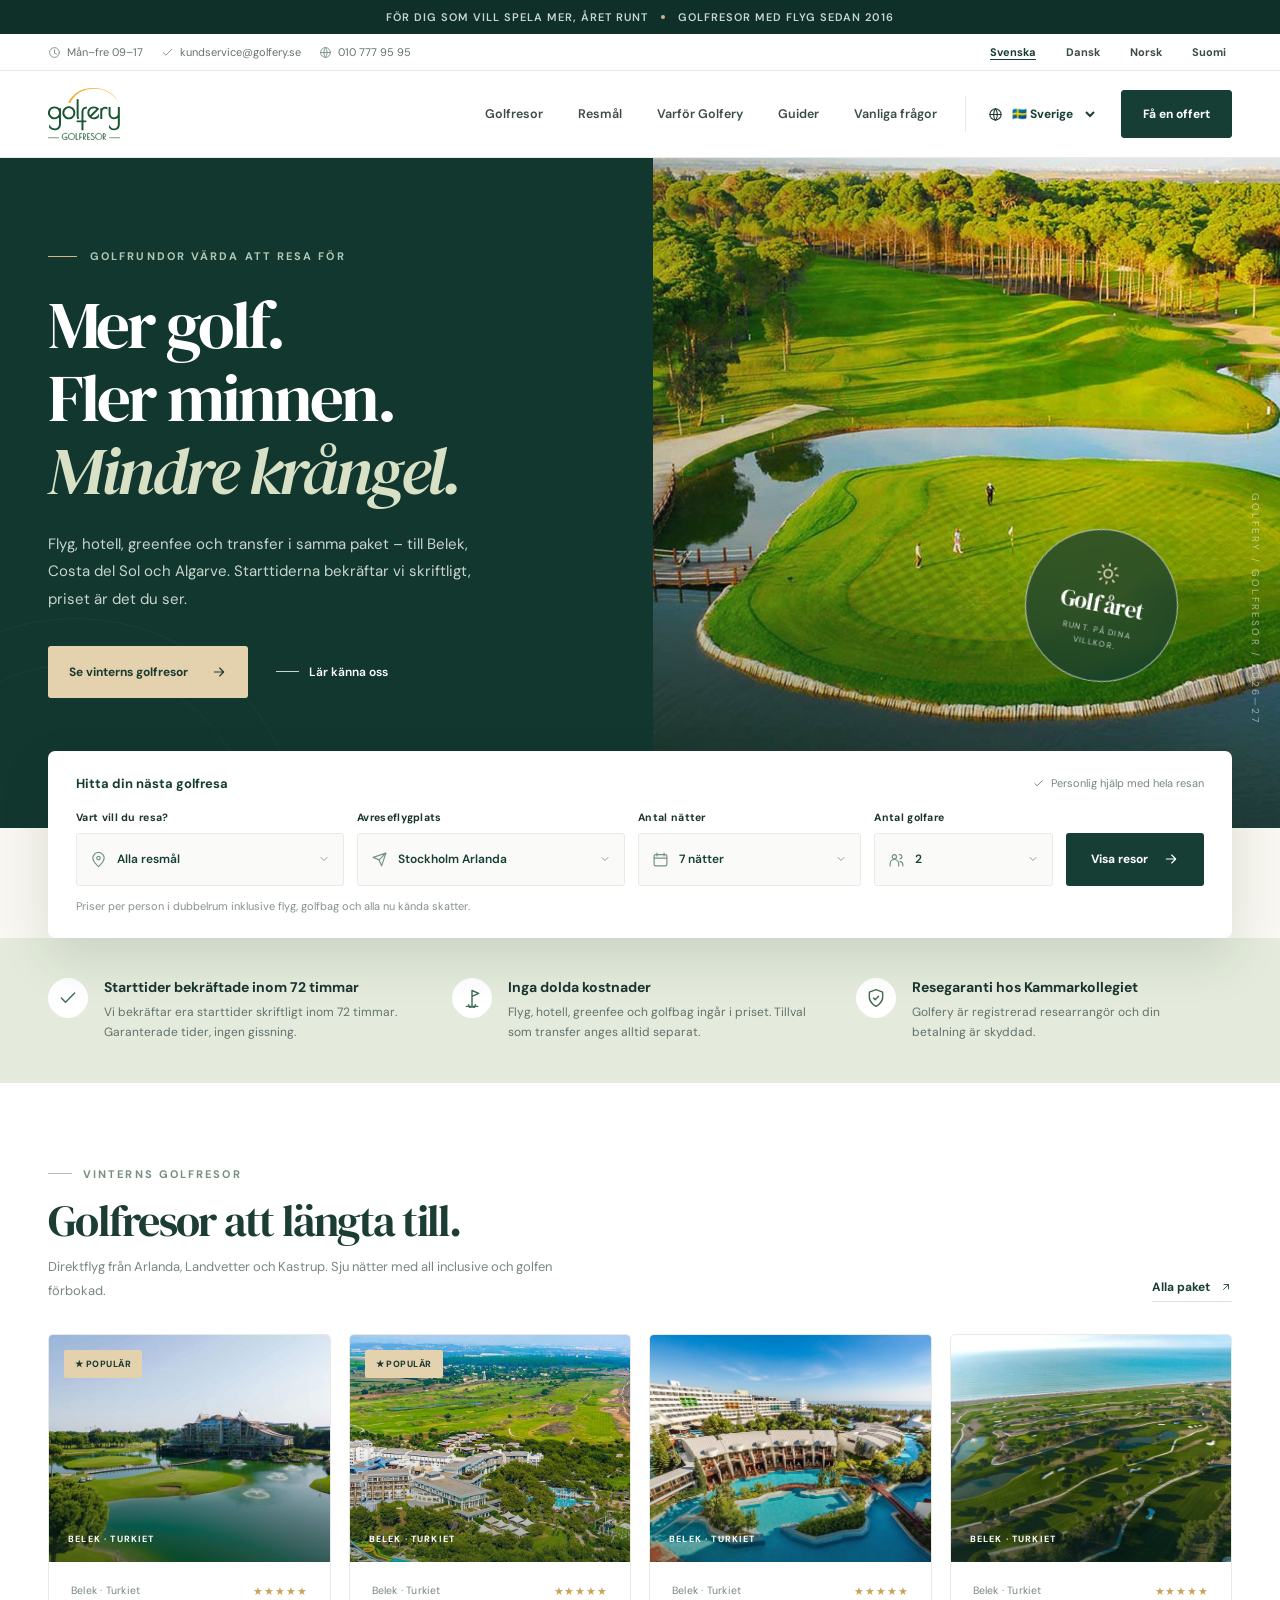
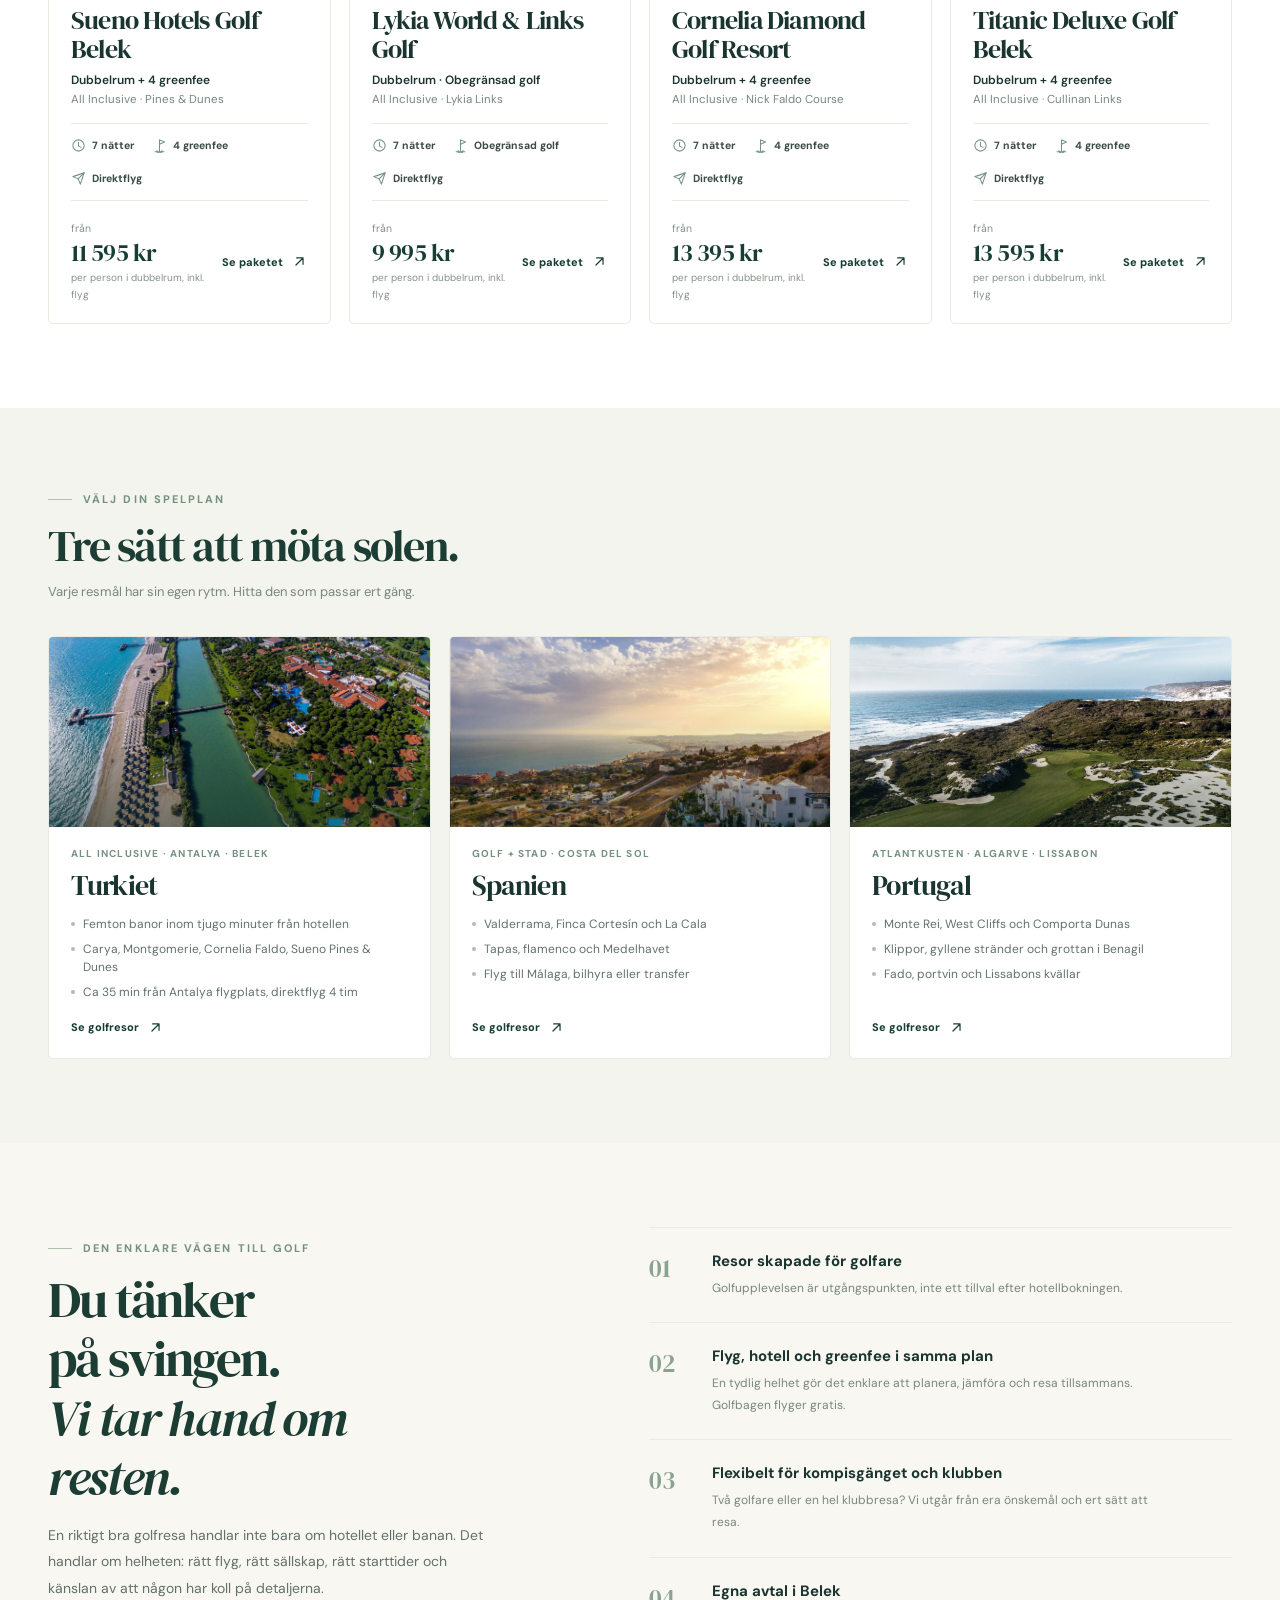
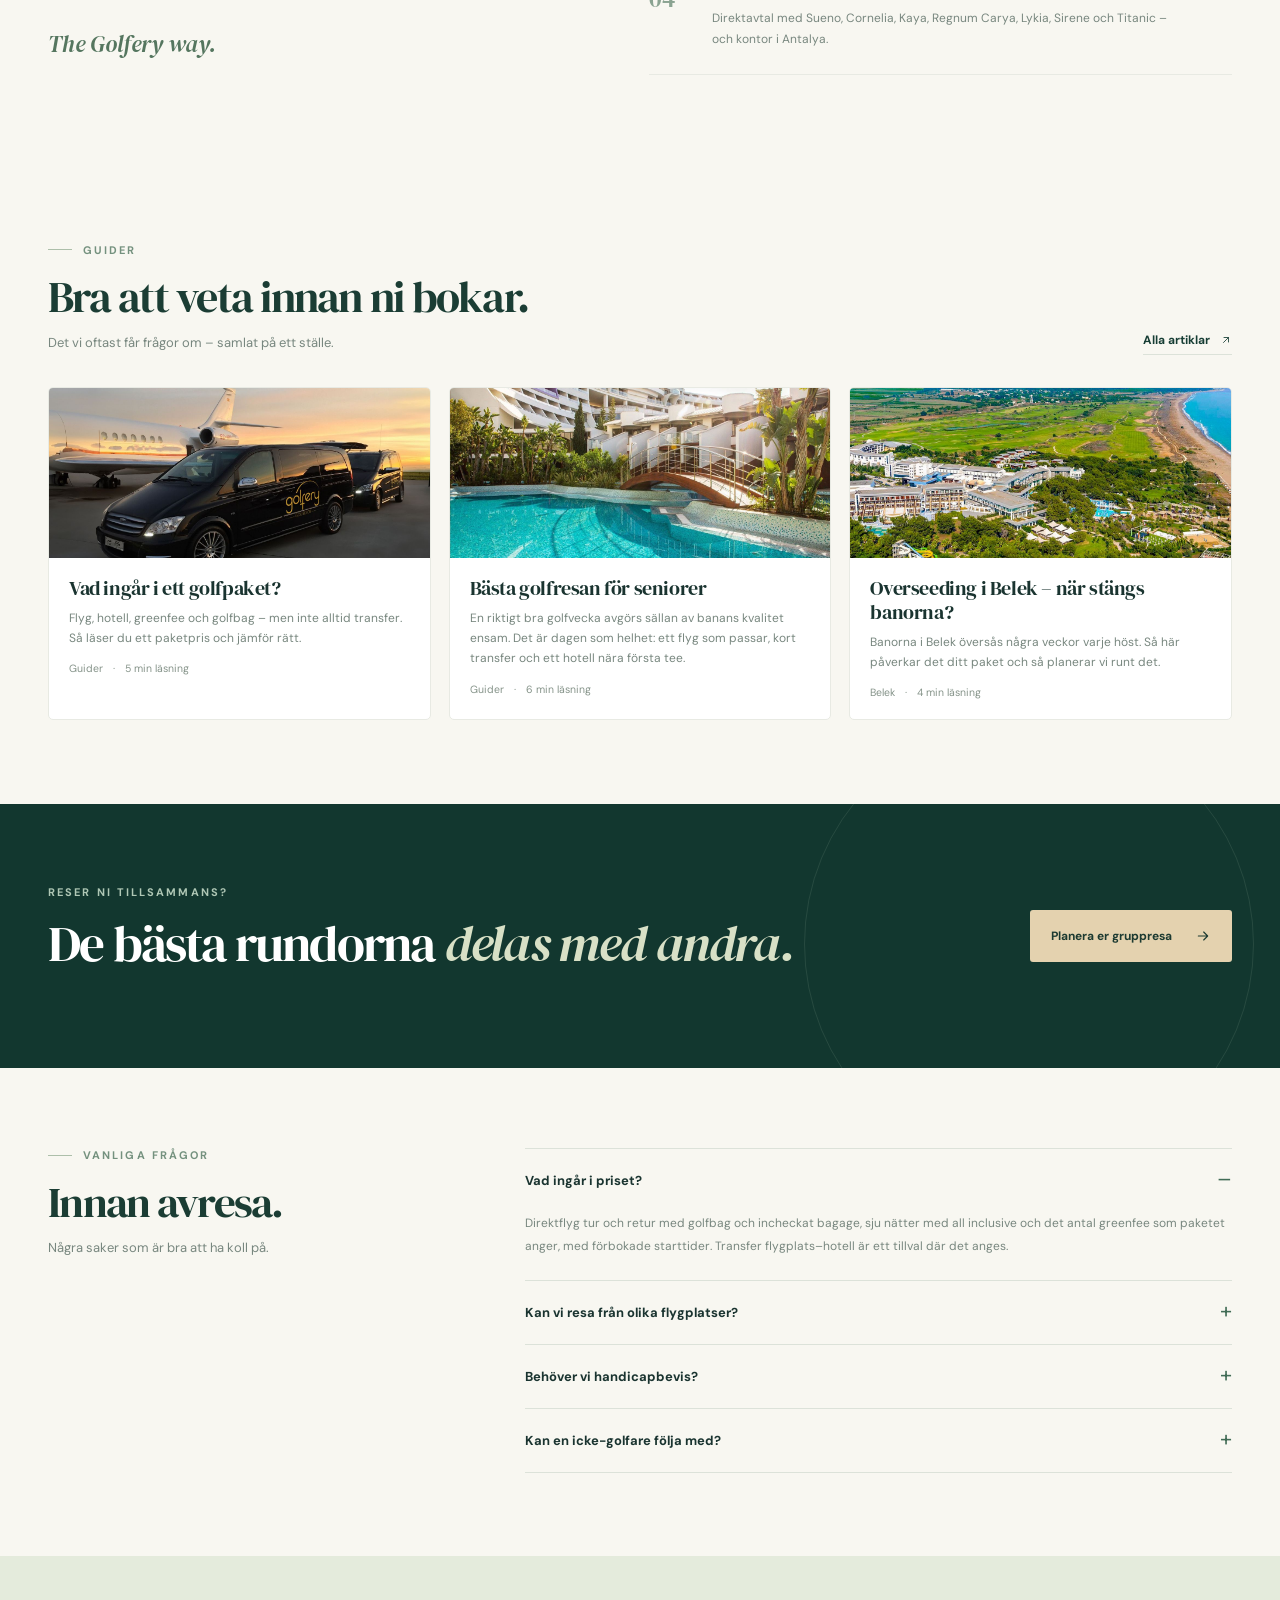
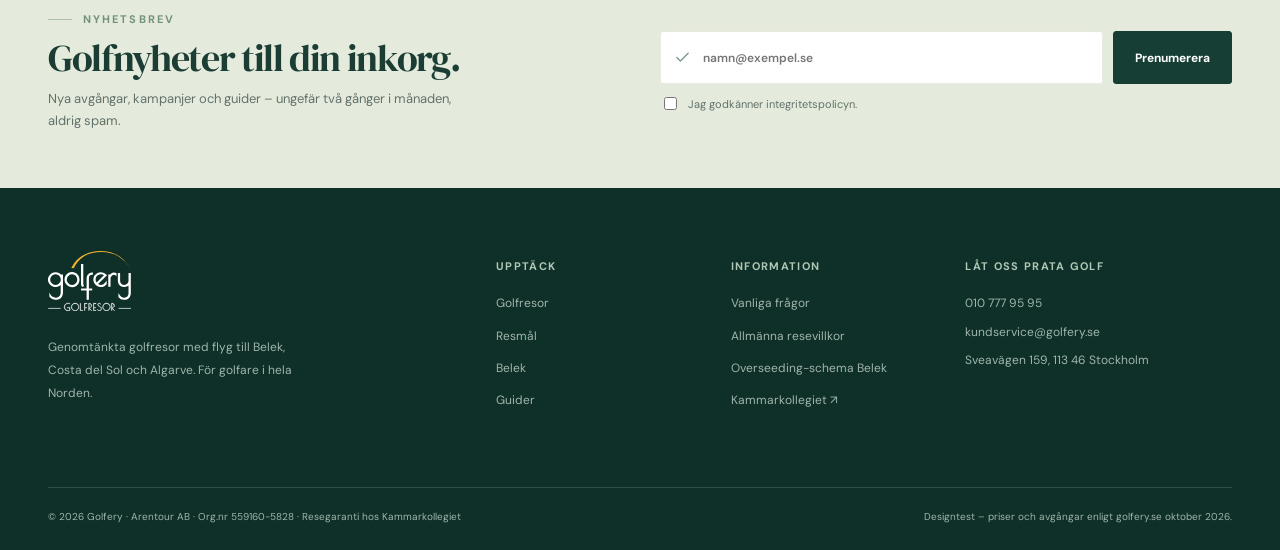
<file: index.html>
<!doctype html>
<html lang="sv"><head><meta charset="utf-8"><meta name="viewport" content="width=device-width, initial-scale=1, viewport-fit=cover"><title>Golfery – Golfresor med flyg till Belek, Spanien och Portugal</title><meta name="description" content="Golfresor med flyg, hotell och greenfee i samma paket. Belek, Costa del Sol och Algarve. Resegaranti hos Kammarkollegiet."><meta name="theme-color" content="#12372f"><link rel="preconnect" href="https://fonts.googleapis.com"><link rel="preconnect" href="https://fonts.gstatic.com" crossorigin><link href="https://fonts.googleapis.com/css2?family=DM+Sans:wght@400;500;600;700&family=DM+Serif+Display:ital@0;1&display=swap" rel="stylesheet"><link rel="stylesheet" href="tokens.css"><link rel="stylesheet" href="golfery.css"></head>
<body>
<svg aria-hidden="true" style="position:absolute;width:0;height:0;overflow:hidden" xmlns="http://www.w3.org/2000/svg"><defs><symbol id="i-arrow" viewBox="0 0 24 24"><path d="M5 12h14m-6-6 6 6-6 6"/></symbol><symbol id="i-up" viewBox="0 0 24 24"><path d="M7 17 17 7M8 7h9v9"/></symbol><symbol id="i-map" viewBox="0 0 24 24"><path d="M20 10c0 5-8 12-8 12S4 15 4 10a8 8 0 0 1 16 0Z"/><circle cx="12" cy="10" r="2.5"/></symbol><symbol id="i-plane" viewBox="0 0 24 24"><path d="m21 3-6 18-3.6-8.4L3 9z"/><path d="m21 3-9.6 9.6"/></symbol><symbol id="i-date" viewBox="0 0 24 24"><rect x="3" y="5" width="18" height="16" rx="2"/><path d="M7 3v4m10-4v4M3 10h18"/></symbol><symbol id="i-people" viewBox="0 0 24 24"><circle cx="9" cy="8" r="3"/><path d="M3 21v-3a6 6 0 0 1 12 0v3M17 11a3 3 0 1 0-1-6M17 15c2.5.2 4 2 4 5v1"/></symbol><symbol id="i-shield" viewBox="0 0 24 24"><path d="M12 22s8-4 8-11V5l-8-3-8 3v6c0 7 8 11 8 11Z"/><path d="m9 12 2 2 4-4"/></symbol><symbol id="i-clock" viewBox="0 0 24 24"><circle cx="12" cy="12" r="9"/><path d="M12 7v6l4 2"/></symbol><symbol id="i-golf" viewBox="0 0 24 24"><path d="M5 22h14M12 22V3l8 3.5L12 10"/><path d="M8 20a4 4 0 0 0 8 0"/></symbol><symbol id="i-globe" viewBox="0 0 24 24"><circle cx="12" cy="12" r="9"/><path d="M3 12h18M12 3c-4 4-4 14 0 18m0-18c4 4 4 14 0 18"/></symbol><symbol id="i-chevron" viewBox="0 0 24 24"><path d="m6 9 6 6 6-6"/></symbol><symbol id="i-check" viewBox="0 0 24 24"><path d="m4 12 5 5L20 6"/></symbol><symbol id="i-sun" viewBox="0 0 24 24"><circle cx="12" cy="12" r="4"/><path d="M12 2v2m0 16v2M4.93 4.93l1.42 1.42m11.3 11.3 1.42 1.42M2 12h2m16 0h2M4.93 19.07l1.42-1.42M17.65 6.35l1.42-1.42"/></symbol></defs></svg>
<div class="announcement"><span>FÖR DIG SOM VILL SPELA MER, ÅRET RUNT</span><span class="dot"></span><span>GOLFRESOR MED FLYG SEDAN 2016</span></div>
<div class="contact-bar"><div class="container"><div class="group"><span><svg class="ico"><use href="#i-clock"/></svg>Mån–fre 09–17</span><a href="mailto:kundservice@golfery.se"><svg class="ico"><use href="#i-check"/></svg>kundservice@golfery.se</a><a href="tel:+46107779595"><svg class="ico"><use href="#i-globe"/></svg>010 777 95 95</a></div><div class="group markets"><a href="#" aria-current="page">Svenska</a><a href="#">Dansk</a><a href="#">Norsk</a><a href="#">Suomi</a></div></div></div>
<header class="navigation"><div class="container nav-inner"><a class="brand" href="index.html" aria-label="Golfery start"><img class="brand-logo" src="img/logo.svg" alt="Golfery Golfresor" width="76" height="55"></a><nav id="navMenu" class="nav-links" aria-label="Huvudmeny"><a href="#resor">Golfresor</a><a href="#resmal">Resmål</a><a href="#varfor">Varför Golfery</a><a href="#guider">Guider</a><a href="#faq">Vanliga frågor</a></nav><div class="nav-actions"><label class="locale-wrap"><svg class="ico"><use href="#i-globe"/></svg><select aria-label="Språk och marknad"><option>🇸🇪 Sverige</option><option>🇩🇰 Danmark</option><option>🇳🇴 Norge</option><option>🇫🇮 Suomi</option></select></label><a class="nav-cta" href="#offert">Få en offert</a><button class="menu-toggle" id="menuToggle" type="button" aria-label="Öppna meny" aria-expanded="false">☰</button></div></div></header>

<main id="top">
<section class="hero"><div class="hero-art" role="img" aria-label="Sueno Pines & Dunes, Belek" style="background-image:url('img/hero.jpg')"></div><div class="hero-index">GOLFERY / GOLFRESOR / 2026—27</div><div class="container hero-layout"><div class="hero-copy"><div class="eyebrow">GOLFRUNDOR VÄRDA ATT RESA FÖR</div><h1>Mer golf.<br>Fler minnen.<em>Mindre krångel.</em></h1><p class="hero-description">Flyg, hotell, greenfee och transfer i samma paket – till Belek, Costa del Sol och Algarve. Starttiderna bekräftar vi skriftligt, priset är det du ser.</p><div class="hero-links"><a class="primary-btn" href="#resor"><span>Se vinterns golfresor</span><svg class="ico"><use href="#i-arrow"/></svg></a><a class="text-link" href="#varfor"><span class="line"></span><span>Lär känna oss</span></a></div></div></div><div class="hero-badge"><svg class="ico"><use href="#i-sun"/></svg><strong>Golf året</strong><span>runt. På dina villkor.</span></div><div class="hero-shape"></div></section>

<div class="container search-wrap"><form class="search-card" action="#resor"><div class="search-top"><strong>Hitta din nästa golfresa</strong><span class="search-help"><svg class="ico"><use href="#i-check"/></svg><span>Personlig hjälp med hela resan</span></span></div><div class="search-fields">
<label class="field"><span>Vart vill du resa?</span><div class="field-control"><svg class="ico"><use href="#i-map"/></svg><select name="dest"><option>Alla resmål</option><option>Belek, Turkiet</option><option>Costa del Sol, Spanien</option><option>Algarve, Portugal</option></select><svg class="ico select-chevron"><use href="#i-chevron"/></svg></div></label>
<label class="field"><span>Avreseflygplats</span><div class="field-control"><svg class="ico"><use href="#i-plane"/></svg><select name="from"><option>Stockholm Arlanda</option><option>Göteborg Landvetter</option><option>Köpenhamn Kastrup</option><option>Oslo Gardermoen</option><option>Helsingfors</option></select><svg class="ico select-chevron"><use href="#i-chevron"/></svg></div></label>
<label class="field"><span>Antal nätter</span><div class="field-control"><svg class="ico"><use href="#i-date"/></svg><select name="nights"><option>7 nätter</option><option>10 nätter</option><option>14 nätter</option></select><svg class="ico select-chevron"><use href="#i-chevron"/></svg></div></label>
<label class="field"><span>Antal golfare</span><div class="field-control"><svg class="ico"><use href="#i-people"/></svg><select name="pax"><option>2</option><option>4</option><option>8</option><option>12+</option></select><svg class="ico select-chevron"><use href="#i-chevron"/></svg></div></label>
<button type="submit" class="search-btn"><span>Visa resor</span><svg class="ico"><use href="#i-arrow"/></svg></button></div><p class="no-price-note">Priser per person i dubbelrum inklusive flyg, golfbag och alla nu kända skatter.</p></form></div>

<section class="promise-strip"><div class="container promise-grid"><div class="promise"><div class="trust-symbol"><svg class="ico"><use href="#i-check"/></svg></div><div><h3>Starttider bekräftade inom 72 timmar</h3><p>Vi bekräftar era starttider skriftligt inom 72 timmar. Garanterade tider, ingen gissning.</p></div></div><div class="promise"><div class="trust-symbol"><svg class="ico"><use href="#i-golf"/></svg></div><div><h3>Inga dolda kostnader</h3><p>Flyg, hotell, greenfee och golfbag ingår i priset. Tillval som transfer anges alltid separat.</p></div></div><div class="promise"><div class="trust-symbol"><svg class="ico"><use href="#i-shield"/></svg></div><div><h3>Resegaranti hos Kammarkollegiet</h3><p>Golfery är registrerad researrangör och din betalning är skyddad.</p></div></div></div></section>

<section class="section section-white" id="resor"><div class="container"><div class="section-heading"><div><div class="section-label eyebrow">VINTERNS GOLFRESOR</div><h2 class="section-title">Golfresor att längta till.</h2><p class="section-subtitle">Direktflyg från Arlanda, Landvetter och Kastrup. Sju nätter med all inclusive och golfen förbokad.</p></div><a class="section-side-link" href="https://www.golfery.se/vintergolferbjudanden"><span>Alla paket</span><svg class="ico"><use href="#i-up"/></svg></a></div><div class="package-grid">
<article class="package-card"><a class="package-art" href="destination-belek.html#hotell" aria-label="Sueno Hotels Golf Belek" style="background-image:url('img/sueno.jpg')"><span class="pill pill-star">★ Populär</span><span class="art-caption">Belek · Turkiet</span></a><div class="package-content"><div class="card-meta"><span>Belek · Turkiet</span><span class="stars" aria-label="5 stjärnor">★★★★★</span></div><h3>Sueno Hotels Golf Belek</h3><p class="room-line">Dubbelrum + 4 greenfee</p><p class="board-line">All Inclusive · Pines &amp; Dunes</p><div class="package-facts"><span><svg class="ico"><use href="#i-clock"/></svg>7 nätter</span><span><svg class="ico"><use href="#i-golf"/></svg>4 greenfee</span><span><svg class="ico"><use href="#i-plane"/></svg>Direktflyg</span></div><div class="package-foot"><div class="offer-label price-label">från<strong>11 595 kr</strong><small>per person i dubbelrum, inkl. flyg</small></div><a class="offer-cta" href="destination-belek.html#hotell">Se paketet<svg class="ico"><use href="#i-up"/></svg></a></div></div></article>
<article class="package-card"><a class="package-art" href="destination-belek.html#hotell" aria-label="Lykia World &amp; Links Golf" style="background-image:url('img/lykia.jpg')"><span class="pill pill-star">★ Populär</span><span class="art-caption">Belek · Turkiet</span></a><div class="package-content"><div class="card-meta"><span>Belek · Turkiet</span><span class="stars" aria-label="5 stjärnor">★★★★★</span></div><h3>Lykia World &amp; Links Golf</h3><p class="room-line">Dubbelrum · Obegränsad golf</p><p class="board-line">All Inclusive · Lykia Links</p><div class="package-facts"><span><svg class="ico"><use href="#i-clock"/></svg>7 nätter</span><span><svg class="ico"><use href="#i-golf"/></svg>Obegränsad golf</span><span><svg class="ico"><use href="#i-plane"/></svg>Direktflyg</span></div><div class="package-foot"><div class="offer-label price-label">från<strong>9 995 kr</strong><small>per person i dubbelrum, inkl. flyg</small></div><a class="offer-cta" href="destination-belek.html#hotell">Se paketet<svg class="ico"><use href="#i-up"/></svg></a></div></div></article>
<article class="package-card"><a class="package-art" href="destination-belek.html#hotell" aria-label="Cornelia Diamond Golf Resort" style="background-image:url('img/cornelia.jpg')"><span class="art-caption">Belek · Turkiet</span></a><div class="package-content"><div class="card-meta"><span>Belek · Turkiet</span><span class="stars" aria-label="5 stjärnor">★★★★★</span></div><h3>Cornelia Diamond Golf Resort</h3><p class="room-line">Dubbelrum + 4 greenfee</p><p class="board-line">All Inclusive · Nick Faldo Course</p><div class="package-facts"><span><svg class="ico"><use href="#i-clock"/></svg>7 nätter</span><span><svg class="ico"><use href="#i-golf"/></svg>4 greenfee</span><span><svg class="ico"><use href="#i-plane"/></svg>Direktflyg</span></div><div class="package-foot"><div class="offer-label price-label">från<strong>13 395 kr</strong><small>per person i dubbelrum, inkl. flyg</small></div><a class="offer-cta" href="destination-belek.html#hotell">Se paketet<svg class="ico"><use href="#i-up"/></svg></a></div></div></article>
<article class="package-card"><a class="package-art" href="destination-belek.html#hotell" aria-label="Titanic Deluxe Golf Belek" style="background-image:url('img/titanic.jpg')"><span class="art-caption">Belek · Turkiet</span></a><div class="package-content"><div class="card-meta"><span>Belek · Turkiet</span><span class="stars" aria-label="5 stjärnor">★★★★★</span></div><h3>Titanic Deluxe Golf Belek</h3><p class="room-line">Dubbelrum + 4 greenfee</p><p class="board-line">All Inclusive · Cullinan Links</p><div class="package-facts"><span><svg class="ico"><use href="#i-clock"/></svg>7 nätter</span><span><svg class="ico"><use href="#i-golf"/></svg>4 greenfee</span><span><svg class="ico"><use href="#i-plane"/></svg>Direktflyg</span></div><div class="package-foot"><div class="offer-label price-label">från<strong>13 595 kr</strong><small>per person i dubbelrum, inkl. flyg</small></div><a class="offer-cta" href="destination-belek.html#hotell">Se paketet<svg class="ico"><use href="#i-up"/></svg></a></div></div></article>
</div></div></section>

<section class="section section-tint" id="resmal"><div class="container"><div class="section-heading"><div><div class="section-label eyebrow">VÄLJ DIN SPELPLAN</div><h2 class="section-title">Tre sätt att möta solen.</h2><p class="section-subtitle">Varje resmål har sin egen rytm. Hitta den som passar ert gäng.</p></div></div><div class="dest-card-grid">
<a class="dest-card" href="destination-belek.html"><div class="package-art" role="img" aria-label="Turkiet" style="background-image:url('img/belek.jpg')"></div><div class="dest-body"><span class="dest-kicker">All Inclusive · Antalya · Belek</span><h3>Turkiet</h3><ul><li>Femton banor inom tjugo minuter från hotellen</li><li>Carya, Montgomerie, Cornelia Faldo, Sueno Pines &amp; Dunes</li><li>Ca 35 min från Antalya flygplats, direktflyg 4 tim</li></ul><span class="offer-cta">Se golfresor<svg class="ico"><use href="#i-up"/></svg></span></div></a>
<a class="dest-card" href="https://www.golfery.se/Resmal/Spanien"><div class="package-art" role="img" aria-label="Spanien" style="background-image:url('img/spain.jpg')"></div><div class="dest-body"><span class="dest-kicker">Golf + stad · Costa del Sol</span><h3>Spanien</h3><ul><li>Valderrama, Finca Cortesín och La Cala</li><li>Tapas, flamenco och Medelhavet</li><li>Flyg till Málaga, bilhyra eller transfer</li></ul><span class="offer-cta">Se golfresor<svg class="ico"><use href="#i-up"/></svg></span></div></a>
<a class="dest-card" href="https://www.golfery.se/Resmal/Portugal"><div class="package-art" role="img" aria-label="Portugal" style="background-image:url('img/portugal.jpg')"></div><div class="dest-body"><span class="dest-kicker">Atlantkusten · Algarve · Lissabon</span><h3>Portugal</h3><ul><li>Monte Rei, West Cliffs och Comporta Dunas</li><li>Klippor, gyllene stränder och grottan i Benagil</li><li>Fado, portvin och Lissabons kvällar</li></ul><span class="offer-cta">Se golfresor<svg class="ico"><use href="#i-up"/></svg></span></div></a>
</div></div></section>

<section class="section why-section" id="varfor"><div class="container why-layout"><div class="why-lead"><div class="section-label eyebrow">DEN ENKLARE VÄGEN TILL GOLF</div><h2 class="section-title">Du tänker på svingen.<br><em>Vi tar hand om resten.</em></h2><p>En riktigt bra golfresa handlar inte bara om hotellet eller banan. Det handlar om helheten: rätt flyg, rätt sällskap, rätt starttider och känslan av att någon har koll på detaljerna.</p><div class="why-sign">The Golfery way.</div></div><div class="why-features"><div class="why-feature"><span class="feature-index">01</span><div><h3>Resor skapade för golfare</h3><p>Golfupplevelsen är utgångspunkten, inte ett tillval efter hotellbokningen.</p></div></div><div class="why-feature"><span class="feature-index">02</span><div><h3>Flyg, hotell och greenfee i samma plan</h3><p>En tydlig helhet gör det enklare att planera, jämföra och resa tillsammans. Golfbagen flyger gratis.</p></div></div><div class="why-feature"><span class="feature-index">03</span><div><h3>Flexibelt för kompisgänget och klubben</h3><p>Två golfare eller en hel klubbresa? Vi utgår från era önskemål och ert sätt att resa.</p></div></div><div class="why-feature"><span class="feature-index">04</span><div><h3>Egna avtal i Belek</h3><p>Direktavtal med Sueno, Cornelia, Kaya, Regnum Carya, Lykia, Sirene och Titanic – och kontor i Antalya.</p></div></div></div></div></section>

<section class="section" id="guider"><div class="container"><div class="section-heading"><div><div class="section-label eyebrow">GUIDER</div><h2 class="section-title">Bra att veta innan ni bokar.</h2><p class="section-subtitle">Det vi oftast får frågor om – samlat på ett ställe.</p></div><a class="section-side-link" href="https://www.golfery.se/bloggar"><span>Alla artiklar</span><svg class="ico"><use href="#i-up"/></svg></a></div><div class="guide-grid">
<a class="guide-card" href="https://www.golfery.se/vad-ingar-i-ett-golfpaket"><div class="package-art" style="background-image:url('img/transfer.jpg')"></div><div class="guide-body"><h3>Vad ingår i ett golfpaket?</h3><p>Flyg, hotell, greenfee och golfbag – men inte alltid transfer. Så läser du ett paketpris och jämför rätt.</p><div class="guide-meta"><span>Guider</span><span>·</span><span>5 min läsning</span></div></div></a>
<a class="guide-card" href="https://www.golfery.se/basta-golfresan-for-seniorer"><div class="package-art" style="background-image:url('img/cornelia-pool.jpg')"></div><div class="guide-body"><h3>Bästa golfresan för seniorer</h3><p>En riktigt bra golfvecka avgörs sällan av banans kvalitet ensam. Det är dagen som helhet: ett flyg som passar, kort transfer och ett hotell nära första tee.</p><div class="guide-meta"><span>Guider</span><span>·</span><span>6 min läsning</span></div></div></a>
<a class="guide-card" href="https://www.golfery.se/overseeding-belek-golf"><div class="package-art" style="background-image:url('img/lykia-aerial.jpg')"></div><div class="guide-body"><h3>Overseeding i Belek – när stängs banorna?</h3><p>Banorna i Belek översås några veckor varje höst. Så här påverkar det ditt paket och så planerar vi runt det.</p><div class="guide-meta"><span>Belek</span><span>·</span><span>4 min läsning</span></div></div></a>
</div></div></section>

<section class="large-statement" id="offert"><div class="container statement-inner"><div><div class="eyebrow">RESER NI TILLSAMMANS?</div><h2>De bästa rundorna <em>delas med andra.</em></h2></div><a class="primary-btn" href="mailto:kundservice@golfery.se?subject=Gruppresa%20golf"><span>Planera er gruppresa</span><svg class="ico"><use href="#i-arrow"/></svg></a></div></section>

<section class="faq-section" id="faq"><div class="container faq-layout"><div><div class="section-label eyebrow">VANLIGA FRÅGOR</div><h2 class="section-title">Innan avresa.</h2><p class="section-subtitle">Några saker som är bra att ha koll på.</p></div><div class="faq-list"><details open><summary>Vad ingår i priset?</summary><p>Direktflyg tur och retur med golfbag och incheckat bagage, sju nätter med all inclusive och det antal greenfee som paketet anger, med förbokade starttider. Transfer flygplats–hotell är ett tillval där det anges.</p></details><details><summary>Kan vi resa från olika flygplatser?</summary><p>Ja. Vi flyger från Arlanda, Landvetter och Kastrup, och kan sätta ihop upplägg för grupper som reser från olika nordiska avreseorter.</p></details><details><summary>Behöver vi handicapbevis?</summary><p>Ta med officiellt handicapbevis i app eller utskrift. Flera banor kräver det och några har handicapgräns – vi berättar vad som gäller för era banor vid bokningen.</p></details><details><summary>Kan en icke-golfare följa med?</summary><p>Absolut. Hotellen har pooler, spa och restauranger och stranden är nära. Vi sätter ihop ett paket utan golf för resesällskapet.</p></details></div></div></section>
</main>
<section class="newsletter"><div class="container newsletter-inner"><div><div class="section-label eyebrow">NYHETSBREV</div><h2>Golfnyheter till din inkorg.</h2><p>Nya avgångar, kampanjer och guider – ungefär två gånger i månaden, aldrig spam.</p></div><form onsubmit="return false"><div class="field-control"><svg class="ico"><use href="#i-check"/></svg><input type="email" placeholder="namn@exempel.se" aria-label="E-post"></div><button class="btn-green" type="submit">Prenumerera</button><label class="consent"><input type="checkbox"> Jag godkänner integritetspolicyn.</label></form></div></section>
<footer class="footer"><div class="container"><div class="footer-inner"><div class="footer-brand"><a class="brand" href="index.html" aria-label="Golfery start"><img class="brand-logo" src="img/logo-white.svg" alt="Golfery Golfresor" width="76" height="55"></a><p class="footer-blurb">Genomtänkta golfresor med flyg till Belek, Costa del Sol och Algarve. För golfare i hela Norden.</p></div><div><h4>Upptäck</h4><div class="footer-links"><a href="#resor">Golfresor</a><a href="#resmal">Resmål</a><a href="destination-belek.html">Belek</a><a href="#guider">Guider</a></div></div><div><h4>Information</h4><div class="footer-links"><a href="#faq">Vanliga frågor</a><a href="https://www.golfery.se/reseinformation/allmanna-resevillkor-for-paketresor">Allmänna resevillkor</a><a href="https://www.golfery.se/overseeding-belek-golf">Overseeding-schema Belek</a><a href="https://www.kammarkollegiet.se/vara-tjanster/resegarantier">Kammarkollegiet ↗</a></div></div><div class="footer-contact"><h4>Låt oss prata golf</h4><p><a href="tel:+46107779595">010 777 95 95</a></p><p style="margin:9px 0"><a href="mailto:kundservice@golfery.se">kundservice@golfery.se</a></p><p>Sveavägen 159, 113 46 Stockholm</p></div></div><div class="footer-bottom"><span>© 2026 Golfery · Arentour AB · Org.nr 559160-5828 · Resegaranti hos Kammarkollegiet</span><span>Designtest – priser och avgångar enligt golfery.se oktober 2026.</span></div></div></footer>
<script>
(function(){var t=document.getElementById('menuToggle'),m=document.getElementById('navMenu');if(!t)return;t.addEventListener('click',function(){var o=m.classList.toggle('open');t.setAttribute('aria-expanded',String(o));t.textContent=o?'×':'☰';});m.querySelectorAll('a').forEach(function(a){a.addEventListener('click',function(){m.classList.remove('open');t.textContent='☰';t.setAttribute('aria-expanded','false');});});})();
</script>
</body></html>
</file>
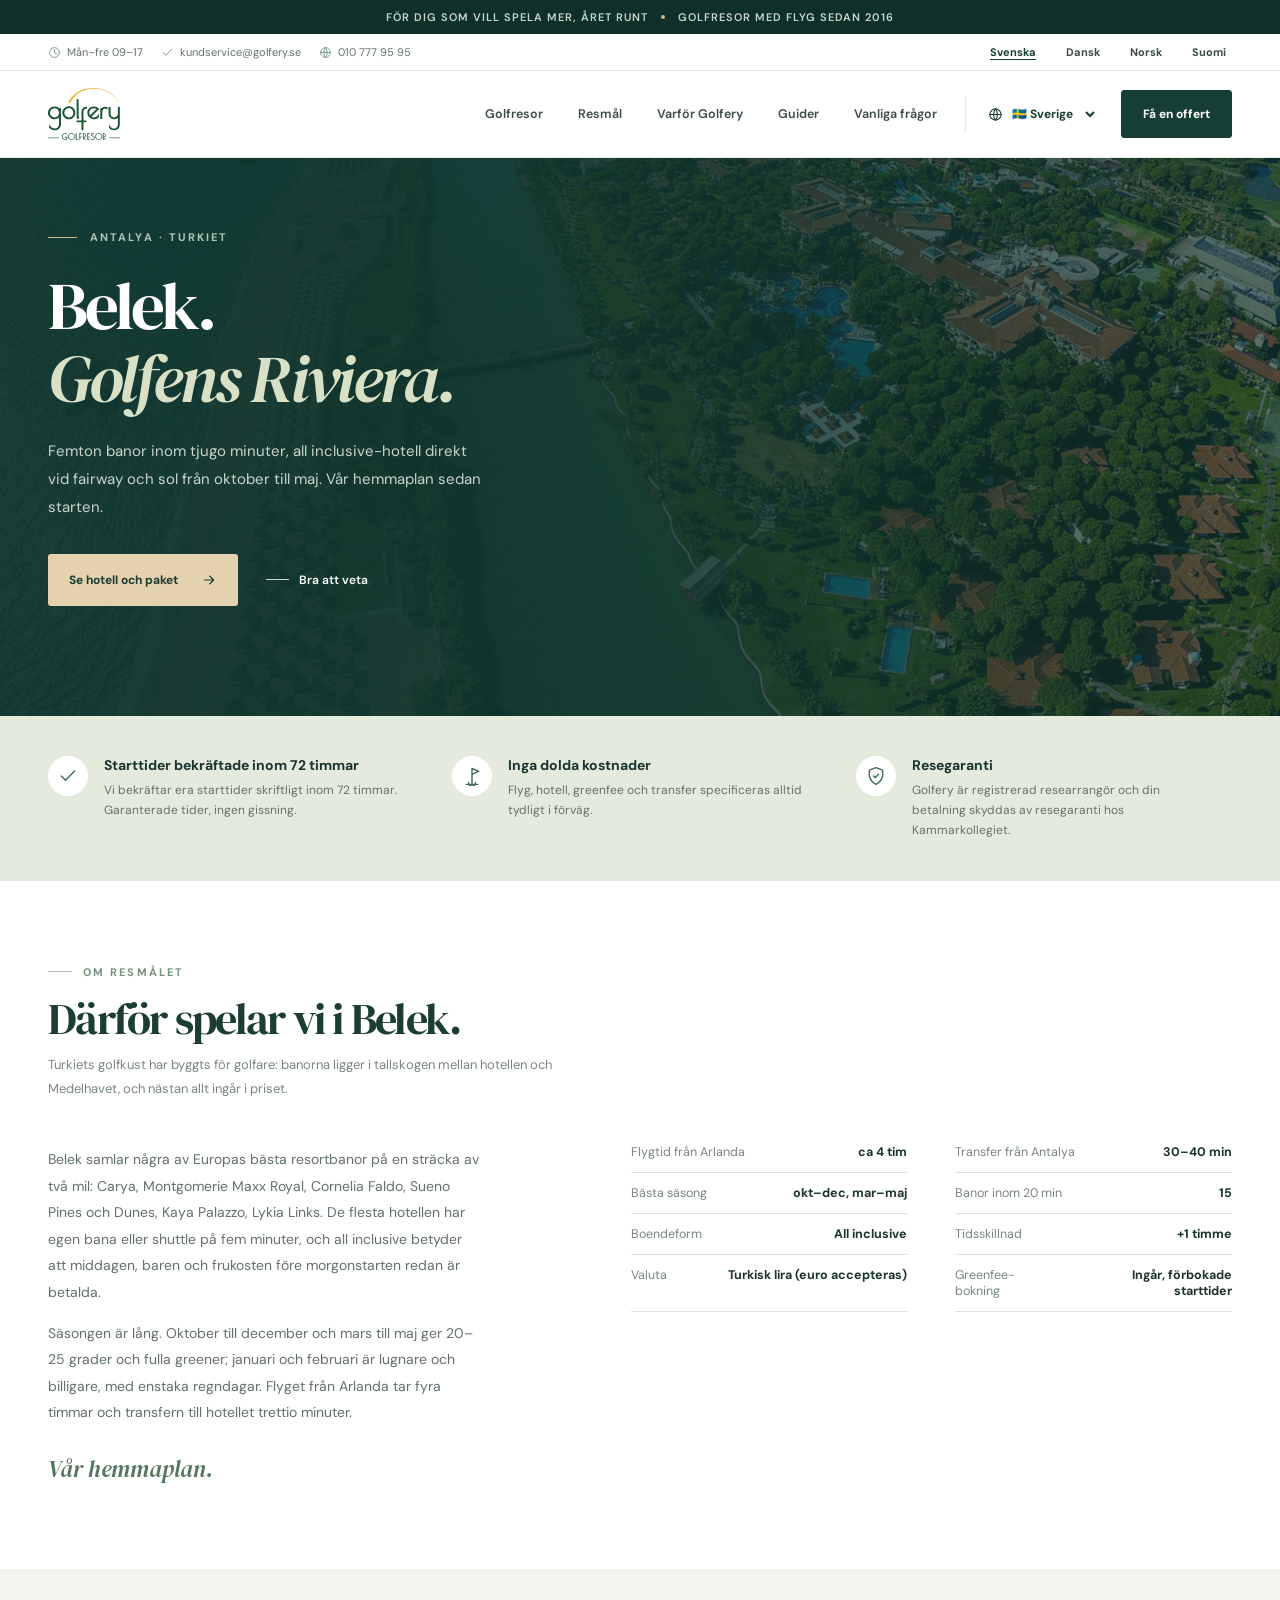
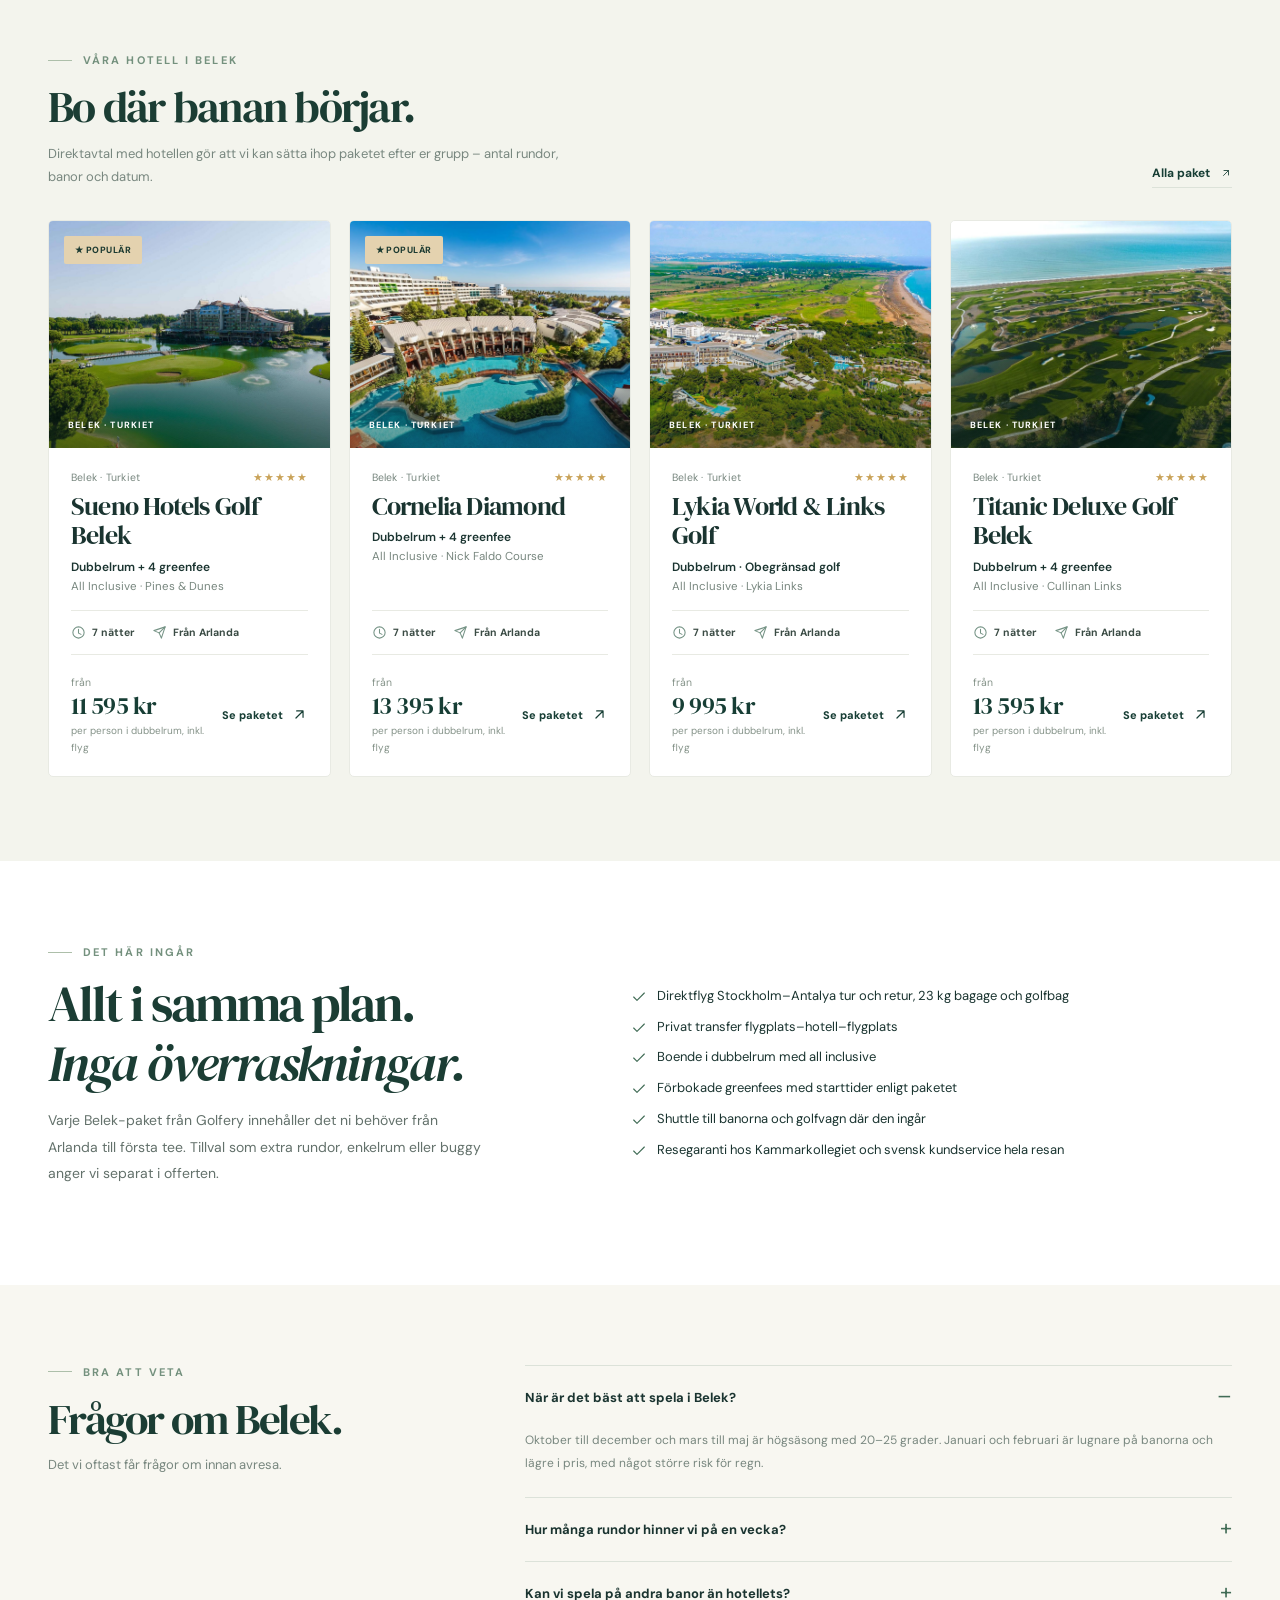
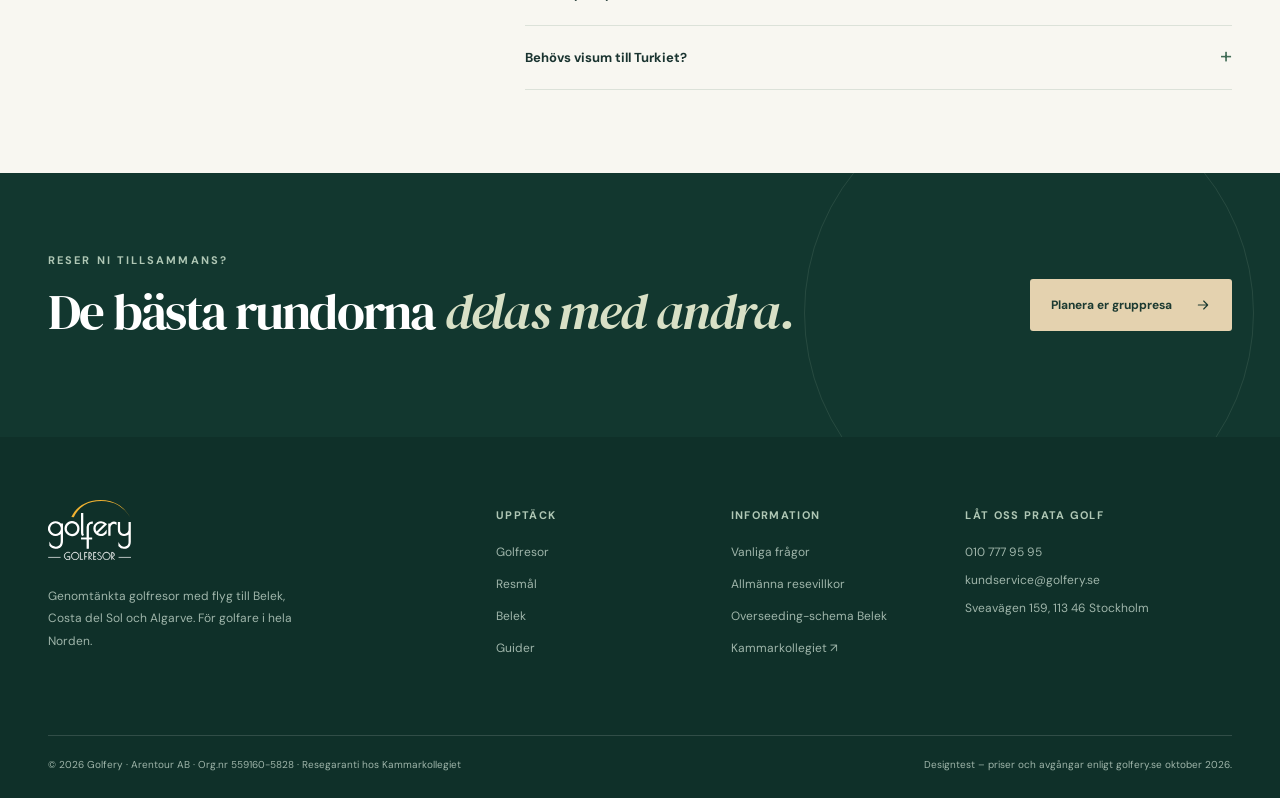
<file: destination-belek.html>
<!doctype html>
<html lang="sv"><head><meta charset="utf-8"><meta name="viewport" content="width=device-width, initial-scale=1, viewport-fit=cover"><title>Golfery — Belek (mall för destinationssida)</title><link rel="preconnect" href="https://fonts.googleapis.com"><link rel="preconnect" href="https://fonts.gstatic.com" crossorigin><link href="https://fonts.googleapis.com/css2?family=DM+Sans:wght@400;500;600;700&family=DM+Serif+Display:ital@0;1&display=swap" rel="stylesheet"><link rel="stylesheet" href="tokens.css"><link rel="stylesheet" href="golfery.css"></head>
<body style="background:var(--surface);margin:0">
<svg aria-hidden="true" style="position:absolute;width:0;height:0;overflow:hidden" xmlns="http://www.w3.org/2000/svg"><defs><symbol id="i-arrow" viewBox="0 0 24 24"><path d="M5 12h14m-6-6 6 6-6 6"/></symbol><symbol id="i-up" viewBox="0 0 24 24"><path d="M7 17 17 7M8 7h9v9"/></symbol><symbol id="i-map" viewBox="0 0 24 24"><path d="M20 10c0 5-8 12-8 12S4 15 4 10a8 8 0 0 1 16 0Z"/><circle cx="12" cy="10" r="2.5"/></symbol><symbol id="i-plane" viewBox="0 0 24 24"><path d="m21 3-6 18-3.6-8.4L3 9z"/><path d="m21 3-9.6 9.6"/></symbol><symbol id="i-date" viewBox="0 0 24 24"><rect x="3" y="5" width="18" height="16" rx="2"/><path d="M7 3v4m10-4v4M3 10h18"/></symbol><symbol id="i-people" viewBox="0 0 24 24"><circle cx="9" cy="8" r="3"/><path d="M3 21v-3a6 6 0 0 1 12 0v3M17 11a3 3 0 1 0-1-6M17 15c2.5.2 4 2 4 5v1"/></symbol><symbol id="i-shield" viewBox="0 0 24 24"><path d="M12 22s8-4 8-11V5l-8-3-8 3v6c0 7 8 11 8 11Z"/><path d="m9 12 2 2 4-4"/></symbol><symbol id="i-clock" viewBox="0 0 24 24"><circle cx="12" cy="12" r="9"/><path d="M12 7v6l4 2"/></symbol><symbol id="i-golf" viewBox="0 0 24 24"><path d="M5 22h14M12 22V3l8 3.5L12 10"/><path d="M8 20a4 4 0 0 0 8 0"/></symbol><symbol id="i-globe" viewBox="0 0 24 24"><circle cx="12" cy="12" r="9"/><path d="M3 12h18M12 3c-4 4-4 14 0 18m0-18c4 4 4 14 0 18"/></symbol><symbol id="i-chevron" viewBox="0 0 24 24"><path d="m6 9 6 6 6-6"/></symbol><symbol id="i-check" viewBox="0 0 24 24"><path d="m4 12 5 5L20 6"/></symbol><symbol id="i-sun" viewBox="0 0 24 24"><circle cx="12" cy="12" r="4"/><path d="M12 2v2m0 16v2M4.93 4.93l1.42 1.42m11.3 11.3 1.42 1.42M2 12h2m16 0h2M4.93 19.07l1.42-1.42M17.65 6.35l1.42-1.42"/></symbol></defs></svg>
<div class="announcement"><span>FÖR DIG SOM VILL SPELA MER, ÅRET RUNT</span><span class="dot"></span><span>GOLFRESOR MED FLYG SEDAN 2016</span></div>
<div class="contact-bar"><div class="container"><div class="group"><span><svg class="ico"><use href="#i-clock"/></svg>Mån–fre 09–17</span><a href="mailto:kundservice@golfery.se"><svg class="ico"><use href="#i-check"/></svg>kundservice@golfery.se</a><a href="tel:+46107779595"><svg class="ico"><use href="#i-globe"/></svg>010 777 95 95</a></div><div class="group markets"><a href="#" aria-current="page">Svenska</a><a href="#">Dansk</a><a href="#">Norsk</a><a href="#">Suomi</a></div></div></div>
<header class="navigation"><div class="container nav-inner"><a class="brand" href="index.html" aria-label="Golfery start"><img class="brand-logo" src="img/logo.svg" alt="Golfery Golfresor" width="76" height="55"></a><nav id="navMenu" class="nav-links" aria-label="Huvudmeny"><a href="#resor">Golfresor</a><a href="#resmal">Resmål</a><a href="#varfor">Varför Golfery</a><a href="#guider">Guider</a><a href="#faq">Vanliga frågor</a></nav><div class="nav-actions"><label class="locale-wrap"><svg class="ico"><use href="#i-globe"/></svg><select aria-label="Språk och marknad"><option>🇸🇪 Sverige</option><option>🇩🇰 Danmark</option><option>🇳🇴 Norge</option><option>🇫🇮 Suomi</option></select></label><a class="nav-cta" href="#offert">Få en offert</a><button class="menu-toggle" id="menuToggle" type="button" aria-label="Öppna meny" aria-expanded="false">☰</button></div></div></header>
<main>
<section class="hero hero-inner"><div class="hero-art" role="img" aria-label="Belek" style="background-image:url('img/belek.jpg')"></div><div class="container hero-layout"><div class="hero-copy"><div class="eyebrow">ANTALYA · TURKIET</div><h1>Belek.<em>Golfens Riviera.</em></h1><p class="hero-description">Femton banor inom tjugo minuter, all inclusive-hotell direkt vid fairway och sol från oktober till maj. Vår hemmaplan sedan starten.</p><div class="hero-links"><a class="primary-btn" href="#hotell"><span>Se hotell och paket</span><svg class="ico"><use href="#i-arrow"/></svg></a><a class="text-link" href="#faq"><span class="line"></span><span>Bra att veta</span></a></div></div></div></section>
<section class="promise-strip"><div class="container promise-grid"><div class="promise"><div class="trust-symbol"><svg class="ico"><use href="#i-check"/></svg></div><div><h3>Starttider bekräftade inom 72 timmar</h3><p>Vi bekräftar era starttider skriftligt inom 72 timmar. Garanterade tider, ingen gissning.</p></div></div><div class="promise"><div class="trust-symbol"><svg class="ico"><use href="#i-golf"/></svg></div><div><h3>Inga dolda kostnader</h3><p>Flyg, hotell, greenfee och transfer specificeras alltid tydligt i förväg.</p></div></div><div class="promise"><div class="trust-symbol"><svg class="ico"><use href="#i-shield"/></svg></div><div><h3>Resegaranti</h3><p>Golfery är registrerad researrangör och din betalning skyddas av resegaranti hos Kammarkollegiet.</p></div></div></div></section>
<section class="section section-white"><div class="container"><div class="section-heading"><div><div class="section-label eyebrow">OM RESMÅLET</div><h2 class="section-title">Därför spelar vi i Belek.</h2><p class="section-subtitle">Turkiets golfkust har byggts för golfare: banorna ligger i tallskogen mellan hotellen och Medelhavet, och nästan allt ingår i priset.</p></div></div><div class="why-layout" style="align-items:start;gap:60px"><div class="why-lead"><p>Belek samlar några av Europas bästa resortbanor på en sträcka av två mil: Carya, Montgomerie Maxx Royal, Cornelia Faldo, Sueno Pines och Dunes, Kaya Palazzo, Lykia Links. De flesta hotellen har egen bana eller shuttle på fem minuter, och all inclusive betyder att middagen, baren och frukosten före morgonstarten redan är betalda.</p><p>Säsongen är lång. Oktober till december och mars till maj ger 20–25 grader och fulla greener; januari och februari är lugnare och billigare, med enstaka regndagar. Flyget från Arlanda tar fyra timmar och transfern till hotellet trettio minuter.</p><div class="why-sign">Vår hemmaplan.</div></div><div><div class="spec-list"><div class="spec-row"><span>Flygtid från Arlanda</span><span>ca 4 tim</span></div><div class="spec-row"><span>Transfer från Antalya</span><span>30–40 min</span></div><div class="spec-row"><span>Bästa säsong</span><span>okt–dec, mar–maj</span></div><div class="spec-row"><span>Banor inom 20 min</span><span>15</span></div><div class="spec-row"><span>Boendeform</span><span>All inclusive</span></div><div class="spec-row"><span>Tidsskillnad</span><span>+1 timme</span></div><div class="spec-row"><span>Valuta</span><span>Turkisk lira (euro accepteras)</span></div><div class="spec-row"><span>Greenfee-bokning</span><span>Ingår, förbokade starttider</span></div></div></div></div></div></section>
<section class="section section-tint" id="hotell"><div class="container"><div class="section-heading"><div><div class="section-label eyebrow">VÅRA HOTELL I BELEK</div><h2 class="section-title">Bo där banan börjar.</h2><p class="section-subtitle">Direktavtal med hotellen gör att vi kan sätta ihop paketet efter er grupp – antal rundor, banor och datum.</p></div><a class="section-side-link" href="#"><span>Alla paket</span><svg class="ico"><use href="#i-up"/></svg></a></div><div class="package-grid">
<article class="package-card"><div class="package-art" role="img" aria-label="Sueno Hotels Golf Belek" style="background-image:url('img/sueno.jpg')"><span class="pill pill-star">★ Populär</span><span class="art-caption">Belek · Turkiet</span></div><div class="package-content"><div class="card-meta"><span>Belek · Turkiet</span><span class="stars" aria-label="5 stjärnor">★★★★★</span></div><h3>Sueno Hotels Golf Belek</h3><p class="room-line">Dubbelrum + 4 greenfee</p><p class="board-line">All Inclusive · Pines &amp; Dunes</p><div class="package-facts"><span><svg class="ico"><use href="#i-clock"/></svg>7 nätter</span><span><svg class="ico"><use href="#i-plane"/></svg>Från Arlanda</span></div><div class="package-foot"><div class="offer-label price-label">från<strong>11 595 kr</strong><small>per person i dubbelrum, inkl. flyg</small></div><a class="offer-cta" href="https://www.golfery.se/vintergolferbjudanden">Se paketet<svg class="ico"><use href="#i-up"/></svg></a></div></div></article>
<article class="package-card"><div class="package-art" role="img" aria-label="Cornelia Diamond" style="background-image:url('img/cornelia.jpg')"><span class="pill pill-star">★ Populär</span><span class="art-caption">Belek · Turkiet</span></div><div class="package-content"><div class="card-meta"><span>Belek · Turkiet</span><span class="stars" aria-label="5 stjärnor">★★★★★</span></div><h3>Cornelia Diamond</h3><p class="room-line">Dubbelrum + 4 greenfee</p><p class="board-line">All Inclusive · Nick Faldo Course</p><div class="package-facts"><span><svg class="ico"><use href="#i-clock"/></svg>7 nätter</span><span><svg class="ico"><use href="#i-plane"/></svg>Från Arlanda</span></div><div class="package-foot"><div class="offer-label price-label">från<strong>13 395 kr</strong><small>per person i dubbelrum, inkl. flyg</small></div><a class="offer-cta" href="https://www.golfery.se/vintergolferbjudanden">Se paketet<svg class="ico"><use href="#i-up"/></svg></a></div></div></article>
<article class="package-card"><div class="package-art" role="img" aria-label="Lykia World &amp; Links Golf" style="background-image:url('img/lykia-aerial.jpg')"><span class="art-caption">Belek · Turkiet</span></div><div class="package-content"><div class="card-meta"><span>Belek · Turkiet</span><span class="stars" aria-label="5 stjärnor">★★★★★</span></div><h3>Lykia World &amp; Links Golf</h3><p class="room-line">Dubbelrum · Obegränsad golf</p><p class="board-line">All Inclusive · Lykia Links</p><div class="package-facts"><span><svg class="ico"><use href="#i-clock"/></svg>7 nätter</span><span><svg class="ico"><use href="#i-plane"/></svg>Från Arlanda</span></div><div class="package-foot"><div class="offer-label price-label">från<strong>9 995 kr</strong><small>per person i dubbelrum, inkl. flyg</small></div><a class="offer-cta" href="https://www.golfery.se/vintergolferbjudanden">Se paketet<svg class="ico"><use href="#i-up"/></svg></a></div></div></article>
<article class="package-card"><div class="package-art" role="img" aria-label="Titanic Deluxe Golf Belek" style="background-image:url('img/titanic.jpg')"><span class="art-caption">Belek · Turkiet</span></div><div class="package-content"><div class="card-meta"><span>Belek · Turkiet</span><span class="stars" aria-label="5 stjärnor">★★★★★</span></div><h3>Titanic Deluxe Golf Belek</h3><p class="room-line">Dubbelrum + 4 greenfee</p><p class="board-line">All Inclusive · Cullinan Links</p><div class="package-facts"><span><svg class="ico"><use href="#i-clock"/></svg>7 nätter</span><span><svg class="ico"><use href="#i-plane"/></svg>Från Arlanda</span></div><div class="package-foot"><div class="offer-label price-label">från<strong>13 595 kr</strong><small>per person i dubbelrum, inkl. flyg</small></div><a class="offer-cta" href="https://www.golfery.se/vintergolferbjudanden">Se paketet<svg class="ico"><use href="#i-up"/></svg></a></div></div></article>
</div></div></section>
<section class="section section-white"><div class="container why-layout" style="gap:60px"><div class="why-lead"><div class="section-label eyebrow">DET HÄR INGÅR</div><h2 class="section-title">Allt i samma plan.<br><em>Inga överraskningar.</em></h2><p>Varje Belek-paket från Golfery innehåller det ni behöver från Arlanda till första tee. Tillval som extra rundor, enkelrum eller buggy anger vi separat i offerten.</p></div><div><ul class="check-list"><li><svg class="ico"><use href="#i-check"/></svg><span>Direktflyg Stockholm–Antalya tur och retur, 23 kg bagage och golfbag</span></li><li><svg class="ico"><use href="#i-check"/></svg><span>Privat transfer flygplats–hotell–flygplats</span></li><li><svg class="ico"><use href="#i-check"/></svg><span>Boende i dubbelrum med all inclusive</span></li><li><svg class="ico"><use href="#i-check"/></svg><span>Förbokade greenfees med starttider enligt paketet</span></li><li><svg class="ico"><use href="#i-check"/></svg><span>Shuttle till banorna och golfvagn där den ingår</span></li><li><svg class="ico"><use href="#i-check"/></svg><span>Resegaranti hos Kammarkollegiet och svensk kundservice hela resan</span></li></ul></div></div></section>
<section class="faq-section" id="faq"><div class="container faq-layout"><div><div class="section-label eyebrow">BRA ATT VETA</div><h2 class="section-title">Frågor om Belek.</h2><p class="section-subtitle">Det vi oftast får frågor om innan avresa.</p></div><div class="faq-list"><details open><summary>När är det bäst att spela i Belek?</summary><p>Oktober till december och mars till maj är högsäsong med 20–25 grader. Januari och februari är lugnare på banorna och lägre i pris, med något större risk för regn.</p></details><details><summary>Hur många rundor hinner vi på en vecka?</summary><p>De flesta grupper spelar fem rundor på sju nätter med en vilodag. Vi bokar starttiderna i förväg så att ni slipper leta tider på plats.</p></details><details><summary>Kan vi spela på andra banor än hotellets?</summary><p>Ja. Vi byter ut eller lägger till rundor på grannbanorna i offerten; shuttle ingår på de flesta hotell.</p></details><details><summary>Behövs visum till Turkiet?</summary><p>Nej, svenska medborgare reser visumfritt upp till 90 dagar. Passet ska vara giltigt minst 150 dagar efter inresa.</p></details></div></div></section>
<section class="large-statement"><div class="container statement-inner"><div><div class="eyebrow">RESER NI TILLSAMMANS?</div><h2>De bästa rundorna <em>delas med andra.</em></h2></div><button class="primary-btn" type="button"><span>Planera er gruppresa</span><svg class="ico"><use href="#i-arrow"/></svg></button></div></section>
</main>
<footer class="footer"><div class="container"><div class="footer-inner"><div class="footer-brand"><a class="brand" href="index.html" aria-label="Golfery start"><img class="brand-logo" src="img/logo-white.svg" alt="Golfery Golfresor" width="76" height="55"></a><p class="footer-blurb">Genomtänkta golfresor med flyg till Belek, Costa del Sol och Algarve. För golfare i hela Norden.</p></div><div><h4>Upptäck</h4><div class="footer-links"><a href="#resor">Golfresor</a><a href="#resmal">Resmål</a><a href="destination-belek.html">Belek</a><a href="#guider">Guider</a></div></div><div><h4>Information</h4><div class="footer-links"><a href="#faq">Vanliga frågor</a><a href="https://www.golfery.se/reseinformation/allmanna-resevillkor-for-paketresor">Allmänna resevillkor</a><a href="https://www.golfery.se/overseeding-belek-golf">Overseeding-schema Belek</a><a href="https://www.kammarkollegiet.se/vara-tjanster/resegarantier">Kammarkollegiet ↗</a></div></div><div class="footer-contact"><h4>Låt oss prata golf</h4><p><a href="tel:+46107779595">010 777 95 95</a></p><p style="margin:9px 0"><a href="mailto:kundservice@golfery.se">kundservice@golfery.se</a></p><p>Sveavägen 159, 113 46 Stockholm</p></div></div><div class="footer-bottom"><span>© 2026 Golfery · Arentour AB · Org.nr 559160-5828 · Resegaranti hos Kammarkollegiet</span><span>Designtest – priser och avgångar enligt golfery.se oktober 2026.</span></div></div></footer>
<script>
(function(){var t=document.getElementById('menuToggle'),m=document.getElementById('navMenu');if(!t)return;t.addEventListener('click',function(){var o=m.classList.toggle('open');t.setAttribute('aria-expanded',String(o));t.textContent=o?'×':'☰';});m.querySelectorAll('a').forEach(function(a){a.addEventListener('click',function(){m.classList.remove('open');t.textContent='☰';t.setAttribute('aria-expanded','false');});});})();
</script>
</body></html>
</file>
<file: tokens.css>
:root{--surface:#f8f7f1;--surface-white:#ffffff;--surface-tint:#f3f4ed;--surface-field:#fafbf8;--surface-sage:#e4ebdc;--star:#c9a35a;--forest:#12372f;--forest-deep:#0f3029;--green:#173e35;--green-hover:#31594d;--sage:#548875;--sage-tile:#799b7e;--moss:#739580;--ink:#1a3430;--ink-heading:#1b3d34;--ink-nav:#3b4c45;--ink-muted:#63716b;--ink-soft:#78877f;--ink-faint:#859389;--sage-label:#74917e;--sage-icon:#759385;--sage-rule:#adbfaa;--sage-index:#8aa391;--sage-deep:#416c56;--sage-sign:#55765f;--bronze:#8e7045;--gold:#d4b484;--gold-mark:#d1ac73;--sand:#e4d2af;--sand-hover:#f1deba;--on-sand:#1c3a31;--focus:#e0b270;--on-forest:#ffffff;--on-forest-soft:#c8d5ce;--on-forest-accent:#d8e0c6;--on-forest-label:#afc7b5;--on-forest-muted:#9fb5aa;--line:#dce2d9;--line-soft:#e8eae3;--line-on-forest:#ffffff24;--selection:#d3e0c0;--overlay:#0d221ddb;--space-1:8px;--space-2:13px;--space-3:18px;--space-4:22px;--space-5:28px;--space-6:48px;--space-7:84px;--gutter-tablet:32px;--gutter-mobile:20px;--container:1376px;--header-height:87px;--control-height:53px;--radius-xs:2px;--radius-sm:3px;--radius-md:5px;--radius-lg:7px;--radius-full:999px;--shadow-search:0 20px 50px #142e2221;--shadow-card-hover:0 15px 25px #243d2d13;--shadow-menu:0 15px 20px #00000020;--shadow-modal:0 20px 80px #00000033;--font-serif:'DM Serif Display', Georgia, serif;--font-sans:'DM Sans', -apple-system, BlinkMacSystemFont, 'Segoe UI', sans-serif;}
</file>
<file: golfery.css>
/* Golfery Modern Nordic — component stylesheet.
   Every colour, radius and shadow comes from tokens.css (generated from tokens.json).
   Class names match the original concept page, so existing markup keeps working. */

*,*:before,*:after{box-sizing:border-box}
html{scroll-padding-top:110px}
body{margin:0;background:var(--surface);color:var(--ink);font-family:var(--font-sans);-webkit-font-smoothing:antialiased}
button,input,select{font:inherit}
button,a{-webkit-tap-highlight-color:transparent}
button{cursor:pointer}
a{color:inherit;text-decoration:none}
img{max-width:100%}
.gf-icon,.ico{width:1em;height:1em;vertical-align:-.14em;stroke:currentColor;fill:none;stroke-width:1.7;stroke-linecap:round;stroke-linejoin:round;flex-shrink:0}
button:focus-visible,a:focus-visible,select:focus-visible,input:focus-visible,summary:focus-visible{outline:3px solid var(--focus);outline-offset:3px}
::selection{background:var(--selection);color:var(--green)}

/* Layout */
.container{max-width:var(--container);margin:0 auto;padding-left:var(--space-6);padding-right:var(--space-6)}
.section{padding:var(--space-7) 0}
.section-white{background:var(--surface-white)}
.section-tint{background:var(--surface-tint)}
.eyebrow{font-size:11px;font-weight:700;letter-spacing:.19em;text-transform:uppercase}
.serif{font-family:var(--font-serif);font-weight:400}
.muted{color:var(--ink-muted)}

/* Announcement */
.announcement{height:34px;display:flex;align-items:center;justify-content:center;background:var(--forest-deep);color:var(--on-forest-soft);font-size:11px;font-weight:600;letter-spacing:.09em;padding:0 var(--gutter-mobile);text-align:center}
.announcement .dot{height:4px;width:4px;border-radius:var(--radius-full);background:var(--gold);display:inline-block;margin:0 13px;flex-shrink:0}

/* Header */
.navigation{height:var(--header-height);background:var(--surface-white);position:relative;z-index:20;border-bottom:1px solid var(--line-soft)}
.nav-inner{display:flex;align-items:center;justify-content:space-between;height:100%;gap:28px}
.brand{display:flex;align-items:center;gap:11px;color:var(--green);flex-shrink:0}
.brand-mark{width:40px;height:40px;border:1.5px solid var(--green);border-radius:var(--radius-full);display:grid;place-items:center;position:relative}
.brand-mark:after{content:'';height:14px;width:7px;transform:rotate(36deg);border-right:2px solid var(--gold-mark);position:absolute;right:8px;top:6px}
.brand-mark span{font:28px var(--font-serif);margin-top:-4px}
.brand-name{font-family:var(--font-serif);font-size:30px;letter-spacing:-.055em;line-height:1}
.brand-sub{display:block;letter-spacing:.28em;font-size:7.5px;font-family:var(--font-sans);font-weight:700;color:var(--ink-faint);margin-top:5px}
.nav-links{display:flex;align-items:center;gap:35px;margin-left:auto}
.nav-links a{font-size:12.5px;font-weight:600;color:var(--ink-nav);transition:color .2s}
.nav-links a:hover{color:var(--bronze)}
.nav-actions{display:flex;align-items:center;gap:17px}
.locale-wrap{display:flex;align-items:center;gap:5px;padding:9px 6px;border-left:1px solid var(--line-soft);padding-left:22px}
.locale-wrap .ico{width:15px;height:15px}
.locale-wrap select{border:0;background:transparent;font-size:12px;font-weight:700;color:var(--green);max-width:102px;cursor:pointer}
.menu-toggle{display:none;background:none;border:0;font-size:22px;color:var(--green)}

/* Buttons */
.nav-cta,.btn-green{display:inline-flex;align-items:center;gap:12px;background:var(--green);border:1px solid var(--green);color:var(--on-forest);padding:15px 21px;font-size:12px;font-weight:700;border-radius:var(--radius-sm);white-space:nowrap;transition:background .2s,transform .2s}
.nav-cta:hover,.btn-green:hover{background:var(--green-hover);transform:translateY(-1px)}
.primary-btn{display:inline-flex;align-items:center;justify-content:center;gap:23px;border:none;border-radius:var(--radius-sm);background:var(--sand);color:var(--on-sand);padding:18px 21px;font-weight:700;font-size:12px;transition:background .2s,transform .2s;white-space:nowrap}
.primary-btn:hover{background:var(--sand-hover);transform:translateY(-1px)}
.primary-btn .ico{font-size:16px}
.text-link{display:inline-flex;align-items:center;gap:10px;color:var(--on-forest);font-weight:600;font-size:12px}
.text-link .line{width:23px;height:1px;background:var(--on-forest-soft);transition:width .2s}
.text-link:hover .line{width:40px}
.text-link.on-light{color:var(--green)}
.text-link.on-light .line{background:var(--sage-rule)}
.offer-cta{border:0;background:transparent;color:var(--green);font-size:11px;font-weight:800;display:inline-flex;align-items:center;gap:8px;white-space:nowrap;padding:0}
.offer-cta .ico{font-size:17px;transition:transform .2s}
.offer-cta:hover .ico{transform:translate(2px,-2px)}
.section-side-link{display:inline-flex;gap:10px;align-items:center;white-space:nowrap;color:var(--green);font-size:12px;font-weight:700;padding-bottom:6px;border-bottom:1px solid var(--line)}
.section-side-link:hover{color:var(--bronze)}

/* Hero */
.hero{background:var(--forest);color:var(--on-forest);position:relative;overflow:hidden;min-height:632px}
.hero-layout{display:grid;grid-template-columns:51% 49%;min-height:632px}
.hero-copy{padding-top:91px;padding-bottom:130px;padding-right:37px;position:relative;z-index:2}
.hero-copy .eyebrow{color:var(--on-forest-label);display:flex;align-items:center;gap:13px;font-size:11px}
.hero-copy .eyebrow:before{content:'';display:block;width:29px;height:1px;background:var(--gold)}
.hero h1{font-family:var(--font-serif);font-weight:400;letter-spacing:-.045em;font-size:clamp(55px,5.2vw,78px);line-height:1.1;margin:25px 0 23px;max-width:620px}
.hero h1 em{color:var(--on-forest-accent);font-weight:400;display:block}
.hero-description{max-width:438px;color:var(--on-forest-soft);font-size:15px;line-height:1.85;font-weight:400;margin-bottom:32px}
.hero-links{display:flex;align-items:center;gap:var(--space-5)}
.hero-art{position:absolute;top:0;right:0;bottom:0;width:49%;background-color:var(--sage);background-size:cover;background-position:center;z-index:0}
.hero-art:after{content:'';position:absolute;inset:0;background:linear-gradient(90deg,rgba(18,55,47,.23),transparent 65%),linear-gradient(0deg,rgba(14,47,41,.31),transparent 40%)}
.hero-badge{position:absolute;z-index:2;bottom:146px;right:clamp(45px,8vw,155px);width:153px;height:153px;border-radius:var(--radius-full);border:1px solid rgba(255,255,255,.65);background:rgba(20,58,49,.72);backdrop-filter:blur(8px);display:flex;flex-direction:column;align-items:center;justify-content:center;text-align:center;transform:rotate(11deg)}
.hero-badge .ico{font-size:24px;color:var(--sand);margin-bottom:7px}
.hero-badge strong{font:23px/1.1 var(--font-serif);letter-spacing:-.03em}
.hero-badge span{font-size:8px;text-transform:uppercase;letter-spacing:.16em;line-height:1.6;margin-top:7px;color:var(--on-forest-soft);max-width:90px}
.hero-side-label{position:absolute;bottom:34px;right:43px;z-index:1;color:var(--on-forest);font-size:10px;letter-spacing:.14em;display:flex;align-items:center;gap:10px}
.hero-side-label:before{content:'';width:28px;height:1px;background:currentColor}
.hero-index{position:absolute;z-index:2;top:50%;right:18px;writing-mode:vertical-rl;color:rgba(255,255,255,.53);font-size:10px;letter-spacing:.22em}
.hero-shape{position:absolute;left:-150px;bottom:-240px;border:1px solid rgba(255,255,255,.04);border-radius:var(--radius-full);width:450px;height:450px;pointer-events:none}
.hero-shape:after{content:'';display:block;width:360px;height:360px;border:1px solid rgba(255,255,255,.035);border-radius:var(--radius-full);margin:45px}
/* Compact hero for inner pages: one column, photo as full background */
.hero-inner{min-height:420px}
.hero-inner .hero-layout{grid-template-columns:1fr;min-height:420px}
.hero-inner .hero-copy{padding-top:72px;padding-bottom:110px}
.hero-inner .hero-art{width:100%;opacity:.55}
.hero-inner .hero-art:after{background:linear-gradient(90deg,rgba(18,55,47,.92) 30%,rgba(18,55,47,.35))}

/* Search card */
.search-wrap{position:relative;z-index:5;margin-top:-77px}
.search-card{background:var(--surface-white);box-shadow:var(--shadow-search);padding:24px var(--space-5) 25px;border-radius:var(--radius-lg)}
.search-top{display:flex;align-items:center;justify-content:space-between;margin-bottom:19px;gap:12px}
.search-top strong{font-size:13px;color:var(--green)}
.search-top .search-help{font-size:11px;color:var(--ink-soft);display:flex;align-items:center;gap:7px}
.search-top .search-help .ico{color:var(--sage-deep)}
.search-fields{display:grid;grid-template-columns:1.2fr 1.2fr 1fr .8fr auto;align-items:end;gap:var(--space-2)}
.field{display:block;min-width:0}
.field>span{display:block;font-size:10.5px;letter-spacing:.03em;font-weight:700;margin-bottom:9px;color:var(--ink)}
.field-control{display:flex;align-items:center;gap:10px;border:1px solid var(--line-soft);background:var(--surface-field);min-height:var(--control-height);border-radius:var(--radius-sm);padding:0 13px}
.field-control .ico{color:var(--sage-icon);font-size:17px}
.field-control select,.field-control input{border:0;min-width:0;background:transparent;color:var(--green);font-size:12px;font-weight:600;width:100%;outline-offset:6px;appearance:none;cursor:pointer}
.field-control input{cursor:text}
.select-chevron{width:12px!important;height:12px!important;color:var(--sage-icon)!important}
.search-btn{height:var(--control-height);background:var(--green);border:0;color:var(--on-forest);padding:0 25px;font-size:12px;font-weight:700;white-space:nowrap;display:flex;align-items:center;gap:15px;border-radius:var(--radius-sm);transition:background .2s}
.search-btn:hover{background:var(--green-hover)}
.search-btn .ico{font-size:16px}
.no-price-note{font-size:11px;color:var(--ink-faint);margin-top:13px;margin-bottom:0}

/* Trust strip */
.trust{padding-top:31px;padding-bottom:40px;display:grid;grid-template-columns:repeat(3,minmax(0,1fr));gap:var(--space-5)}
.trust-item{display:flex;align-items:center;gap:14px;border-right:1px solid var(--line);padding-left:5px}
.trust-item:last-child{border-right:0}
.trust-symbol{height:40px;width:40px;display:grid;place-items:center;border:1px solid var(--line);border-radius:var(--radius-full);color:var(--sage-deep);font-size:20px;flex-shrink:0}
.trust-item strong{display:block;font-size:12px;margin-bottom:4px}
.trust-item small{display:block;color:var(--ink-faint);font-size:10.5px;line-height:1.5}

/* Section heading */
.section-heading{display:flex;justify-content:space-between;gap:40px;align-items:end;margin-bottom:32px}
.section-label{display:flex;align-items:center;gap:11px;color:var(--sage-label)}
.section-label:before{content:'';width:24px;height:1px;background:var(--sage-rule)}
.section-title{font:clamp(35px,3.4vw,51px)/1.16 var(--font-serif);letter-spacing:-.04em;margin:15px 0 9px;color:var(--ink-heading);text-wrap:balance}
.section-title em{font-style:italic;color:var(--ink-heading)}
.section-subtitle{max-width:540px;font-size:13px;line-height:1.8;color:var(--ink-soft);margin:0}

/* Package card */
.package-grid{display:grid;grid-template-columns:repeat(4,minmax(0,1fr));gap:var(--space-3)}
.package-card{border:1px solid var(--line-soft);border-radius:var(--radius-md);overflow:hidden;background:var(--surface-white);transition:transform .25s,box-shadow .25s;display:flex;flex-direction:column}
.package-card:hover{transform:translateY(-4px);box-shadow:var(--shadow-card-hover)}
.package-art{height:227px;position:relative;background-color:var(--sage-tile);background-size:cover;background-position:center;overflow:hidden}
.package-art:after{content:'';position:absolute;inset:0;background:linear-gradient(0deg,rgba(14,43,35,.42),transparent 55%)}
.pill{position:absolute;top:15px;left:15px;z-index:1;background:var(--surface-white);color:var(--green);border-radius:var(--radius-xs);padding:8px 11px;font-size:9px;letter-spacing:.05em;font-weight:800;text-transform:uppercase}
.art-caption{position:absolute;bottom:17px;left:19px;z-index:1;font-weight:700;letter-spacing:.13em;font-size:9px;color:var(--on-forest);text-transform:uppercase}
.package-content{padding:var(--space-4) var(--space-4) 20px;display:flex;flex-direction:column;flex:1}
.package-content h3{font:26px/1.12 var(--font-serif);margin:2px 0 8px;letter-spacing:-.03em;color:var(--ink)}
.package-description{font-size:12px;color:var(--ink-soft);line-height:1.7;min-height:44px;margin:0 0 18px}
.package-facts{display:flex;gap:18px;flex-wrap:wrap;padding:14px 0;border-top:1px solid var(--line-soft);border-bottom:1px solid var(--line-soft);margin-top:auto}
.package-facts span{display:flex;gap:6px;align-items:center;color:var(--ink-nav);font-size:10.5px;font-weight:700}
.package-facts .ico{font-size:15px;color:var(--sage-icon)}
.package-foot{display:flex;justify-content:space-between;align-items:center;padding-top:19px;gap:12px}
.offer-label{font-size:10.5px;color:var(--ink-faint);line-height:1.7}
.offer-label strong{display:block;font-size:12px;color:var(--green)}
.price-label strong{font:22px/1 var(--font-serif);letter-spacing:-.02em;color:var(--green);display:block;margin-top:2px}

/* Destination tile */
.destination-grid{display:grid;grid-template-columns:1.2fr 1fr 1fr;gap:17px}
.destination-tile{display:block;height:362px;position:relative;border-radius:4px;overflow:hidden;isolation:isolate;background-color:var(--sage-tile);background-size:cover;background-position:center;transition:transform .3s}
.destination-tile:after{content:'';position:absolute;inset:0;background:linear-gradient(0deg,rgba(16,45,39,.74),transparent 62%);z-index:0}
.destination-tile:hover{transform:translateY(-5px)}
.destination-tile .tile-number{position:absolute;top:19px;left:21px;font-size:11px;letter-spacing:.15em;color:var(--on-forest);z-index:1}
.destination-tile .tile-inner{position:absolute;bottom:24px;left:23px;right:22px;z-index:1;color:var(--on-forest);display:flex;align-items:end;justify-content:space-between;gap:12px}
.destination-tile h3{font:35px var(--font-serif);letter-spacing:-.04em;margin:8px 0 0}
.destination-tile small{text-transform:uppercase;font-size:9px;font-weight:700;letter-spacing:.14em;color:var(--on-forest-soft)}
.destination-tile .tile-circle{display:grid;place-items:center;width:38px;height:38px;border:1px solid rgba(255,255,255,.63);border-radius:var(--radius-full);font-size:20px;flex-shrink:0;transition:background .2s}
.destination-tile:hover .tile-circle{background:rgba(255,255,255,.25)}

/* Why / feature list */
.why-layout{display:grid;grid-template-columns:.93fr 1.07fr;gap:95px;align-items:center}
.why-lead .section-title{max-width:420px;font-size:clamp(38px,4vw,57px)}
.why-lead p:not(.eyebrow){font-size:14px;line-height:1.9;color:var(--ink-muted);max-width:435px}
.why-lead .why-sign{font:italic 23px var(--font-serif);margin-top:27px;color:var(--sage-sign)}
.why-features{display:grid;gap:0}
.why-feature{display:flex;gap:25px;padding:23px 0;border-bottom:1px solid var(--line-soft)}
.why-feature:first-child{border-top:1px solid var(--line-soft)}
.feature-index{color:var(--sage-index);font:25px var(--font-serif);min-width:38px}
.why-feature h3{margin:0 0 7px;font-size:15px;color:var(--ink)}
.why-feature p{font-size:12px;line-height:1.8;color:var(--ink-soft);margin:0;max-width:460px}

/* Statement band */
.large-statement{background:var(--forest);color:var(--on-forest);overflow:hidden;position:relative}
.statement-inner{min-height:264px;display:flex;align-items:center;justify-content:space-between;gap:55px}
.large-statement:after{content:'';position:absolute;border:1px solid rgba(180,196,175,.13);width:450px;height:450px;border-radius:var(--radius-full);right:2%;top:-85px;pointer-events:none}
.large-statement h2{font:clamp(34px,4vw,55px)/1.18 var(--font-serif);max-width:760px;letter-spacing:-.035em;margin:14px 0;text-wrap:balance}
.large-statement h2 em{color:var(--on-forest-accent)}
.large-statement .eyebrow{color:var(--on-forest-label)}
.large-statement .primary-btn{z-index:1;position:relative}

/* FAQ */
.faq-section{padding-top:80px;padding-bottom:83px}
.faq-layout{display:grid;grid-template-columns:.72fr 1.28fr;gap:80px}
.faq-layout .section-title{font-size:43px}
.faq-list details{border-bottom:1px solid var(--line)}
.faq-list details:first-child{border-top:1px solid var(--line)}
.faq-list summary{list-style:none;display:flex;justify-content:space-between;gap:20px;cursor:pointer;padding:23px 0;font-size:13px;font-weight:700;color:var(--ink)}
.faq-list summary::-webkit-details-marker{display:none}
.faq-list summary:after{content:'+';font-size:22px;line-height:13px;font-weight:400;color:var(--sage-deep)}
.faq-list details[open] summary:after{content:'–'}
.faq-list details p{font-size:12px;line-height:1.9;color:var(--ink-soft);margin:0 0 22px}

/* Footer */
.footer{background:var(--forest-deep);color:var(--on-forest);padding:63px 0 25px}
.footer-inner{display:grid;grid-template-columns:1.5fr .7fr .7fr 1fr;gap:var(--space-6)}
.footer .brand{color:var(--on-forest)}
.footer .brand-mark{border-color:var(--on-forest-soft)}
.footer .brand-sub{color:var(--on-forest-muted)}
.footer-blurb{max-width:270px;color:var(--on-forest-muted);font-size:12px;line-height:1.9;margin:25px 0}
.footer h4{font-size:11px;text-transform:uppercase;letter-spacing:.12em;margin:8px 0 21px;color:var(--on-forest-label)}
.footer-links{display:flex;flex-direction:column;gap:13px}
.footer-links a,.footer-contact p,.footer-contact a{font-size:12px;color:var(--on-forest-muted);line-height:1.6;margin:0}
.footer-links a:hover,.footer-contact a:hover{color:var(--sand)}
.footer-bottom{border-top:1px solid var(--line-on-forest);margin-top:57px;padding-top:20px;display:flex;justify-content:space-between;gap:25px;color:var(--on-forest-muted);font-size:10px;line-height:1.7}
.footer-bottom a{text-decoration:underline}

/* Modal */
.modal-backdrop{position:fixed;inset:0;z-index:50;background:var(--overlay);display:none;align-items:center;justify-content:center;padding:18px}
.modal-backdrop.open{display:flex}
.modal{background:var(--surface-white);width:min(100%,510px);max-height:92vh;overflow:auto;padding:32px 34px;border-radius:6px;position:relative;box-shadow:var(--shadow-modal);color:var(--ink)}
.modal-close{position:absolute;top:17px;right:16px;background:transparent;border:0;color:var(--sage-deep);font-size:22px;padding:4px}
.modal h2{font:36px var(--font-serif);margin:12px 0;color:var(--ink-heading)}
.modal p{color:var(--ink-soft);font-size:12.5px;line-height:1.7}
.modal-label{display:block;font-size:11px;font-weight:700;color:var(--ink);margin:17px 0 6px}
.modal input,.modal select{width:100%;padding:13px 14px;border:1px solid var(--line-soft);background:var(--surface-field);border-radius:var(--radius-sm);font-size:13px;color:var(--green)}
.modal .two-col{display:grid;grid-template-columns:1fr 1fr;gap:var(--space-2)}
.modal-submit{background:var(--green);color:var(--on-forest);border:0;padding:16px 20px;width:100%;margin-top:24px;font-weight:700;border-radius:var(--radius-sm)}
.modal-submit:hover{background:var(--green-hover)}
.modal-hint{font-size:11px!important;text-align:center}

/* Inner-page extras: course list and inclusions used on destination pages */
.spec-list{display:grid;grid-template-columns:repeat(auto-fit,minmax(220px,1fr));gap:0 var(--space-6)}
.spec-row{display:flex;justify-content:space-between;gap:16px;padding:12px 0;border-bottom:1px solid var(--line);font-size:12.5px}
.spec-row span:first-child{color:var(--ink-soft)}
.spec-row span:last-child{font-weight:700;color:var(--ink);text-align:right}
.check-list{list-style:none;padding:0;margin:0;display:grid;gap:10px;font-size:13px;line-height:1.6;color:var(--ink)}
.check-list li{display:flex;gap:10px;align-items:flex-start}
.check-list .ico{color:var(--sage-deep);font-size:16px;margin-top:3px}

/* Responsive */
@media(max-width:1100px){
  .container{padding-left:var(--gutter-tablet);padding-right:var(--gutter-tablet)}
  .nav-links{gap:18px}
  .hero h1{font-size:65px}
  .hero-copy{padding-right:18px}
  .hero-description{max-width:380px}
  .search-fields{grid-template-columns:1fr 1fr 1fr}
  .search-btn{width:100%;justify-content:center}
  .package-grid{grid-template-columns:repeat(2,minmax(0,1fr));gap:15px}
  .package-content{padding:17px}
  .why-layout{gap:40px}
}
@media(max-width:800px){
  .navigation{height:72px}
  .nav-links{display:none;position:absolute;left:0;right:0;top:72px;background:var(--surface-white);padding:20px 30px;box-shadow:var(--shadow-menu);flex-direction:column;align-items:flex-start;gap:23px}
  .nav-links.open{display:flex}
  .menu-toggle{display:block}
  .nav-cta{display:none}
  .locale-wrap{margin-left:auto;border:0;padding-left:0}
  .brand-name{font-size:28px}
  .hero{min-height:unset}
  .hero-layout{grid-template-columns:1fr;min-height:670px}
  .hero-copy{padding:65px 0 270px}
  .hero h1{max-width:650px;font-size:clamp(50px,8.5vw,76px)}
  .hero-art{top:auto;left:0;width:100%;height:290px;background-position:center 55%}
  .hero-inner .hero-layout{min-height:unset}
  .hero-inner .hero-copy{padding:56px 0 64px}
  .hero-inner .hero-art{top:0;height:auto}
  .hero-badge{width:120px;height:120px;bottom:180px;right:45px}
  .hero-badge strong{font-size:20px}
  .hero-side-label{right:25px;bottom:20px}
  .hero-index{display:none}
  .search-wrap{margin-top:-45px}
  .search-fields{grid-template-columns:repeat(2,1fr)}
  .trust{grid-template-columns:1fr;gap:14px;padding-top:31px}
  .trust-item{border-right:0}
  .section{padding:64px 0}
  .package-grid{grid-template-columns:repeat(2,minmax(0,1fr))}
  .destination-grid{grid-template-columns:1fr 1fr}
  .destination-tile:first-child{grid-column:1/-1}
  .destination-tile{height:320px}
  .why-layout{grid-template-columns:1fr}
  .faq-layout{grid-template-columns:1fr;gap:26px}
  .footer-inner{grid-template-columns:repeat(2,1fr)}
  .statement-inner{padding-top:40px;padding-bottom:45px;flex-direction:column;align-items:flex-start;gap:13px;min-height:unset}
}
@media(max-width:560px){
  .container{padding-left:var(--gutter-mobile);padding-right:var(--gutter-mobile)}
  .announcement{font-size:9px;letter-spacing:.025em}
  .nav-inner{gap:10px}
  .navigation{height:68px}
  .nav-links{top:68px}
  .brand-mark{width:34px;height:34px}
  .brand-mark span{font-size:24px}
  .brand-name{font-size:25px}
  .brand-sub{letter-spacing:.20em;font-size:6.5px}
  .locale-wrap .ico{display:none}
  .locale-wrap select{max-width:94px;font-size:11px}
  .hero-layout{min-height:630px}
  .hero-copy{padding-top:55px;padding-bottom:269px}
  .hero h1{font-size:52px;margin:24px 0 18px}
  .hero-description{font-size:13px;line-height:1.8}
  .hero-links{gap:20px;flex-wrap:wrap}
  .primary-btn{padding:15px 17px}
  .hero-art{height:257px}
  .hero-badge{bottom:163px;right:28px;width:103px;height:103px}
  .hero-badge span{font-size:7px;margin-top:5px}
  .hero-badge .ico{font-size:20px}
  .hero-badge strong{font-size:18px}
  .search-wrap{margin-top:-40px}
  .search-card{padding:19px 17px}
  .search-top{align-items:flex-start}
  .search-top .search-help{max-width:132px;text-align:right;font-size:9px}
  .search-fields{grid-template-columns:1fr 1fr;gap:12px}
  .field>span{font-size:10px}
  .field-control{padding:0 8px;min-height:49px;gap:5px}
  .field-control .ico{font-size:13px}
  .field-control select{font-size:11px}
  .search-btn{grid-column:1/-1}
  .trust-item strong{font-size:11px}
  .trust-item small{font-size:10px}
  .section-heading{align-items:flex-start;flex-direction:column;gap:11px}
  .section-title{font-size:40px}
  .section-subtitle{font-size:12.5px}
  .package-grid{grid-template-columns:1fr;gap:18px}
  .package-art{height:220px}
  .package-description{min-height:unset}
  .destination-grid{grid-template-columns:1fr;gap:12px}
  .destination-tile:first-child{grid-column:auto}
  .destination-tile{height:260px}
  .why-lead .section-title{font-size:44px}
  .why-feature{gap:15px}
  .statement-inner{gap:20px}
  .large-statement h2{font-size:37px}
  .footer-inner{grid-template-columns:1fr 1fr;gap:37px 20px}
  .footer-brand{grid-column:1/-1}
  .footer-contact{grid-column:1/-1}
  .footer-bottom{flex-direction:column;gap:12px}
  .modal{padding:28px 22px}
  .modal .two-col{grid-template-columns:1fr}
}
@media(prefers-reduced-motion:reduce){
  *,*:before,*:after{transition:none!important;animation:none!important}
}

/* ---- Additions merged from the Holidayup golf build ---- */
/* Contact bar: opening hours, email, phone, market switch — sits under the announcement or replaces it */
.contact-bar{background:var(--surface-white);border-bottom:1px solid var(--line-soft);font-size:11px;color:var(--ink-muted)}
.contact-bar .container{display:flex;align-items:center;justify-content:space-between;gap:16px;min-height:36px;flex-wrap:wrap}
.contact-bar .group{display:flex;gap:18px;align-items:center;flex-wrap:wrap}
.contact-bar .group span,.contact-bar .group a{display:inline-flex;gap:6px;align-items:center}
.contact-bar .ico{color:var(--sage-icon);font-size:13px}
.contact-bar .markets a{padding:0 6px;font-weight:700;color:var(--ink-nav)}
.contact-bar .markets a[aria-current]{color:var(--green);text-decoration:underline;text-underline-offset:3px}

/* Promise strip: three concrete promises on surface-sage */
.promise-strip{background:var(--surface-sage);padding:40px 0}
.promise-grid{display:grid;grid-template-columns:repeat(3,minmax(0,1fr));gap:var(--space-5)}
.promise{display:flex;gap:16px;align-items:flex-start}
.promise .trust-symbol{background:var(--surface-white);border-color:var(--surface-white)}
.promise h3{margin:0 0 6px;font-size:14px;color:var(--ink)}
.promise p{margin:0;font-size:12px;line-height:1.7;color:var(--ink-muted);max-width:300px}

/* Hotel card: a PackageCard with a meta row, room/green-fee line and a real per-person price */
.card-meta{display:flex;justify-content:space-between;align-items:center;font-size:10.5px;color:var(--ink-soft);margin-bottom:6px;letter-spacing:.02em}
.card-meta .stars{color:var(--star);letter-spacing:.08em;font-size:11px}
.pill-star{background:var(--sand);color:var(--on-sand)}
.room-line{font-size:12px;color:var(--ink);font-weight:600;margin:0 0 4px}
.board-line{font-size:11.5px;color:var(--ink-soft);margin:0 0 16px}
.price-label{color:var(--ink-faint)}
.price-label strong{font:24px/1 var(--font-serif);letter-spacing:-.02em;color:var(--green);display:block;margin-top:3px}
.price-label small{display:block;font-size:10px;color:var(--ink-faint);margin-top:4px}

/* Destination card: photo on top, three hard facts, link — the list form of DestinationTile */
.dest-card-grid{display:grid;grid-template-columns:repeat(auto-fit,minmax(260px,1fr));gap:var(--space-3)}
.dest-card{display:flex;flex-direction:column;background:var(--surface-white);border:1px solid var(--line-soft);border-radius:var(--radius-md);overflow:hidden;transition:transform .25s,box-shadow .25s}
.dest-card:hover{transform:translateY(-4px);box-shadow:var(--shadow-card-hover)}
.dest-card .package-art{height:190px}
.dest-card .dest-body{padding:20px 22px 22px;display:flex;flex-direction:column;flex:1;gap:10px}
.dest-card .dest-kicker{font-size:10px;letter-spacing:.12em;text-transform:uppercase;color:var(--sage-label);font-weight:700}
.dest-card h3{font:28px/1.1 var(--font-serif);letter-spacing:-.03em;margin:0;color:var(--ink)}
.dest-card ul{list-style:none;margin:4px 0 8px;padding:0;display:grid;gap:7px;font-size:12px;line-height:1.5;color:var(--ink-muted)}
.dest-card li{display:flex;gap:8px}.dest-card li:before{content:'';width:4px;height:4px;border-radius:var(--radius-full);background:var(--sage-rule);flex-shrink:0;margin-top:7px}
.dest-card .offer-cta{margin-top:auto}

/* Guide card: article teaser */
.guide-grid{display:grid;grid-template-columns:repeat(3,minmax(0,1fr));gap:var(--space-3)}
.guide-card{display:block;background:var(--surface-white);border:1px solid var(--line-soft);border-radius:var(--radius-md);overflow:hidden}
.guide-card .package-art{height:170px}.guide-card .package-art:after{background:none}
.guide-card .guide-body{padding:18px 20px 20px}
.guide-card h3{font:20px/1.2 var(--font-serif);letter-spacing:-.02em;margin:0 0 8px;color:var(--ink)}
.guide-card p{font-size:12px;line-height:1.7;color:var(--ink-soft);margin:0 0 14px;display:-webkit-box;-webkit-line-clamp:3;-webkit-box-orient:vertical;overflow:hidden}
.guide-meta{font-size:10.5px;color:var(--ink-faint);display:flex;gap:10px}

/* Newsletter */
.newsletter{background:var(--surface-sage);padding:56px 0}
.newsletter-inner{display:grid;grid-template-columns:1fr 1fr;gap:40px;align-items:center}
.newsletter h2{font:clamp(30px,3vw,40px)/1.15 var(--font-serif);letter-spacing:-.035em;margin:10px 0 8px;color:var(--ink-heading)}
.newsletter p{margin:0;font-size:13px;line-height:1.7;color:var(--ink-muted);max-width:420px}
.newsletter form{display:flex;gap:10px;flex-wrap:wrap}
.newsletter .field-control{flex:1;min-width:220px;background:var(--surface-white)}
.newsletter .consent{width:100%;font-size:11px;color:var(--ink-muted);display:flex;gap:8px;align-items:center}
@media(max-width:800px){.promise-grid{grid-template-columns:1fr}.guide-grid{grid-template-columns:1fr 1fr}.newsletter-inner{grid-template-columns:1fr}}
@media(max-width:560px){.guide-grid{grid-template-columns:1fr}.contact-bar .container{justify-content:center}}

/* Real logo (golfery.se logo.svg): green on light, white variant on forest */
.brand-logo{display:block;height:52px;width:auto}
.footer .brand-logo{height:60px}
a.package-art{display:block}
@media(max-width:560px){.brand-logo{height:44px}}
@media(max-width:560px){.announcement .dot,.announcement span:nth-child(3){display:none}.contact-bar .group>a:first-of-type{display:none}.contact-bar .markets a{padding:0 4px;font-size:10.5px}}
</file>
